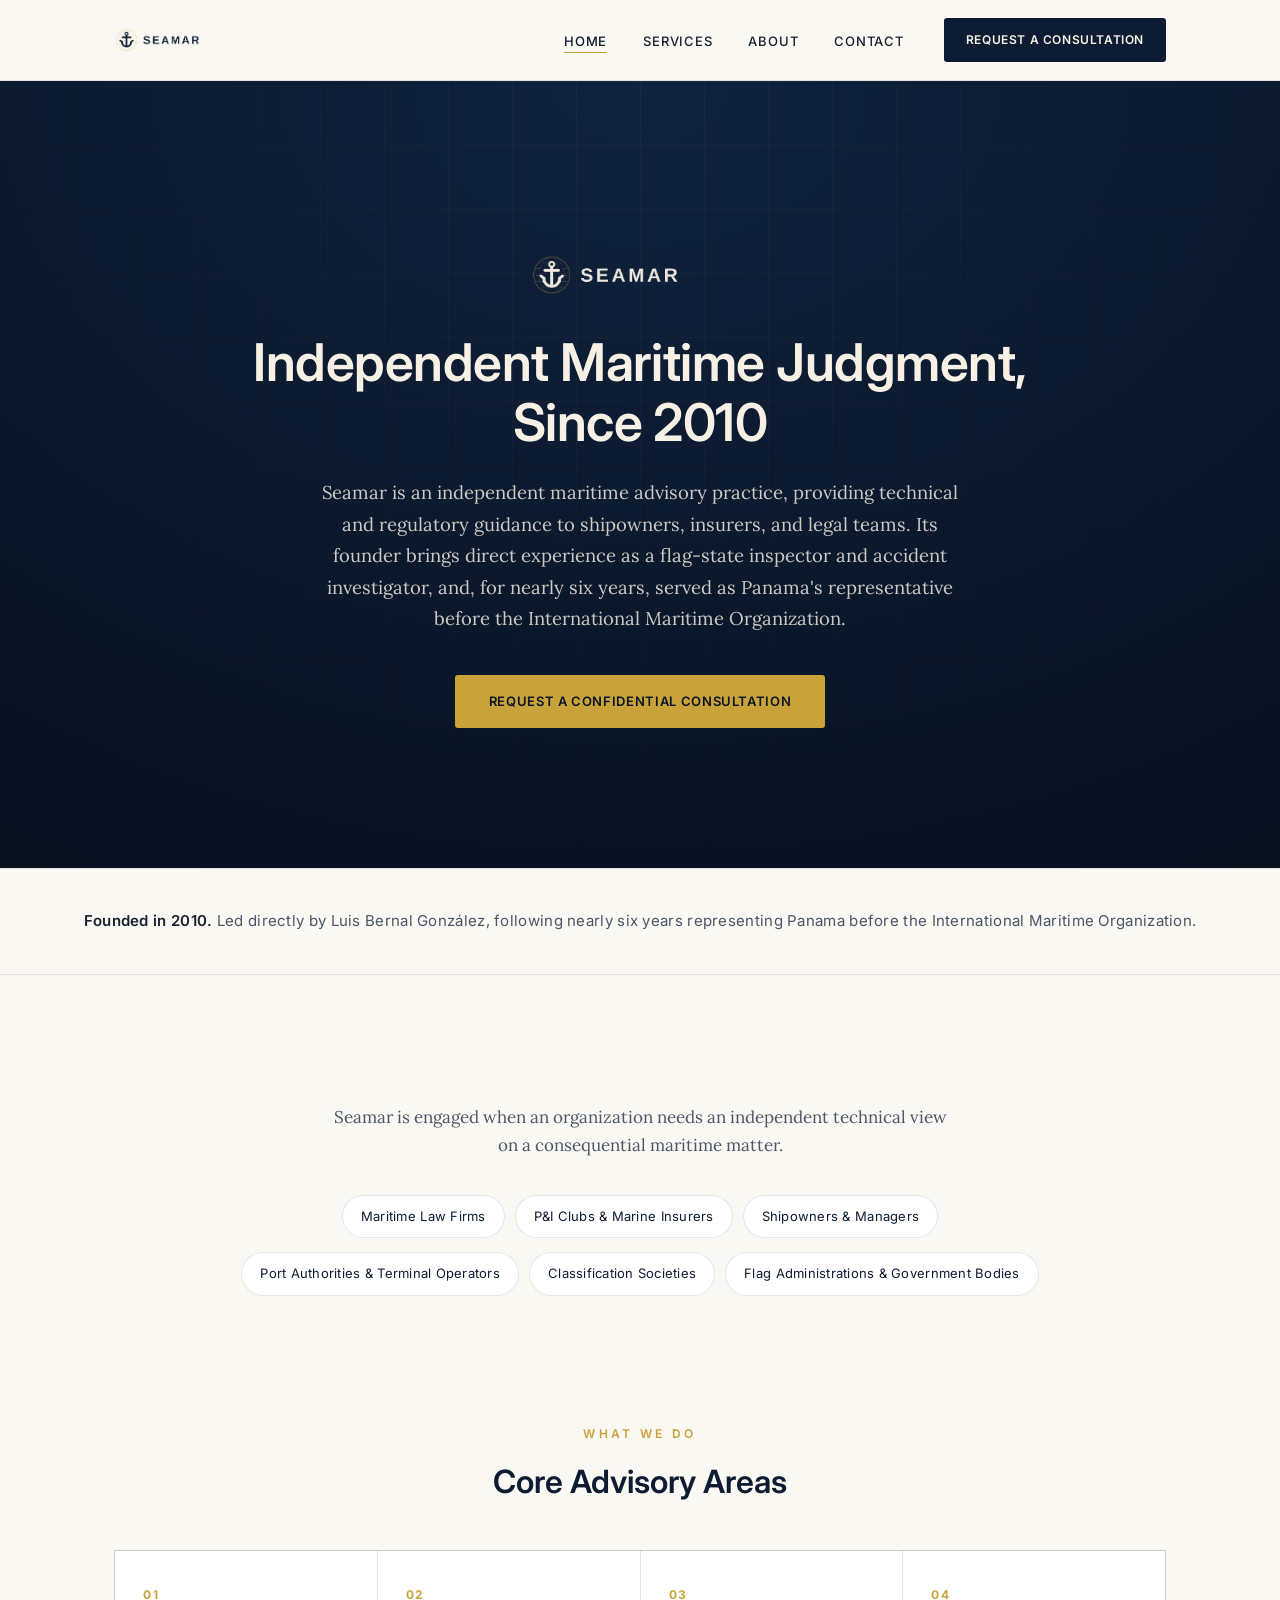
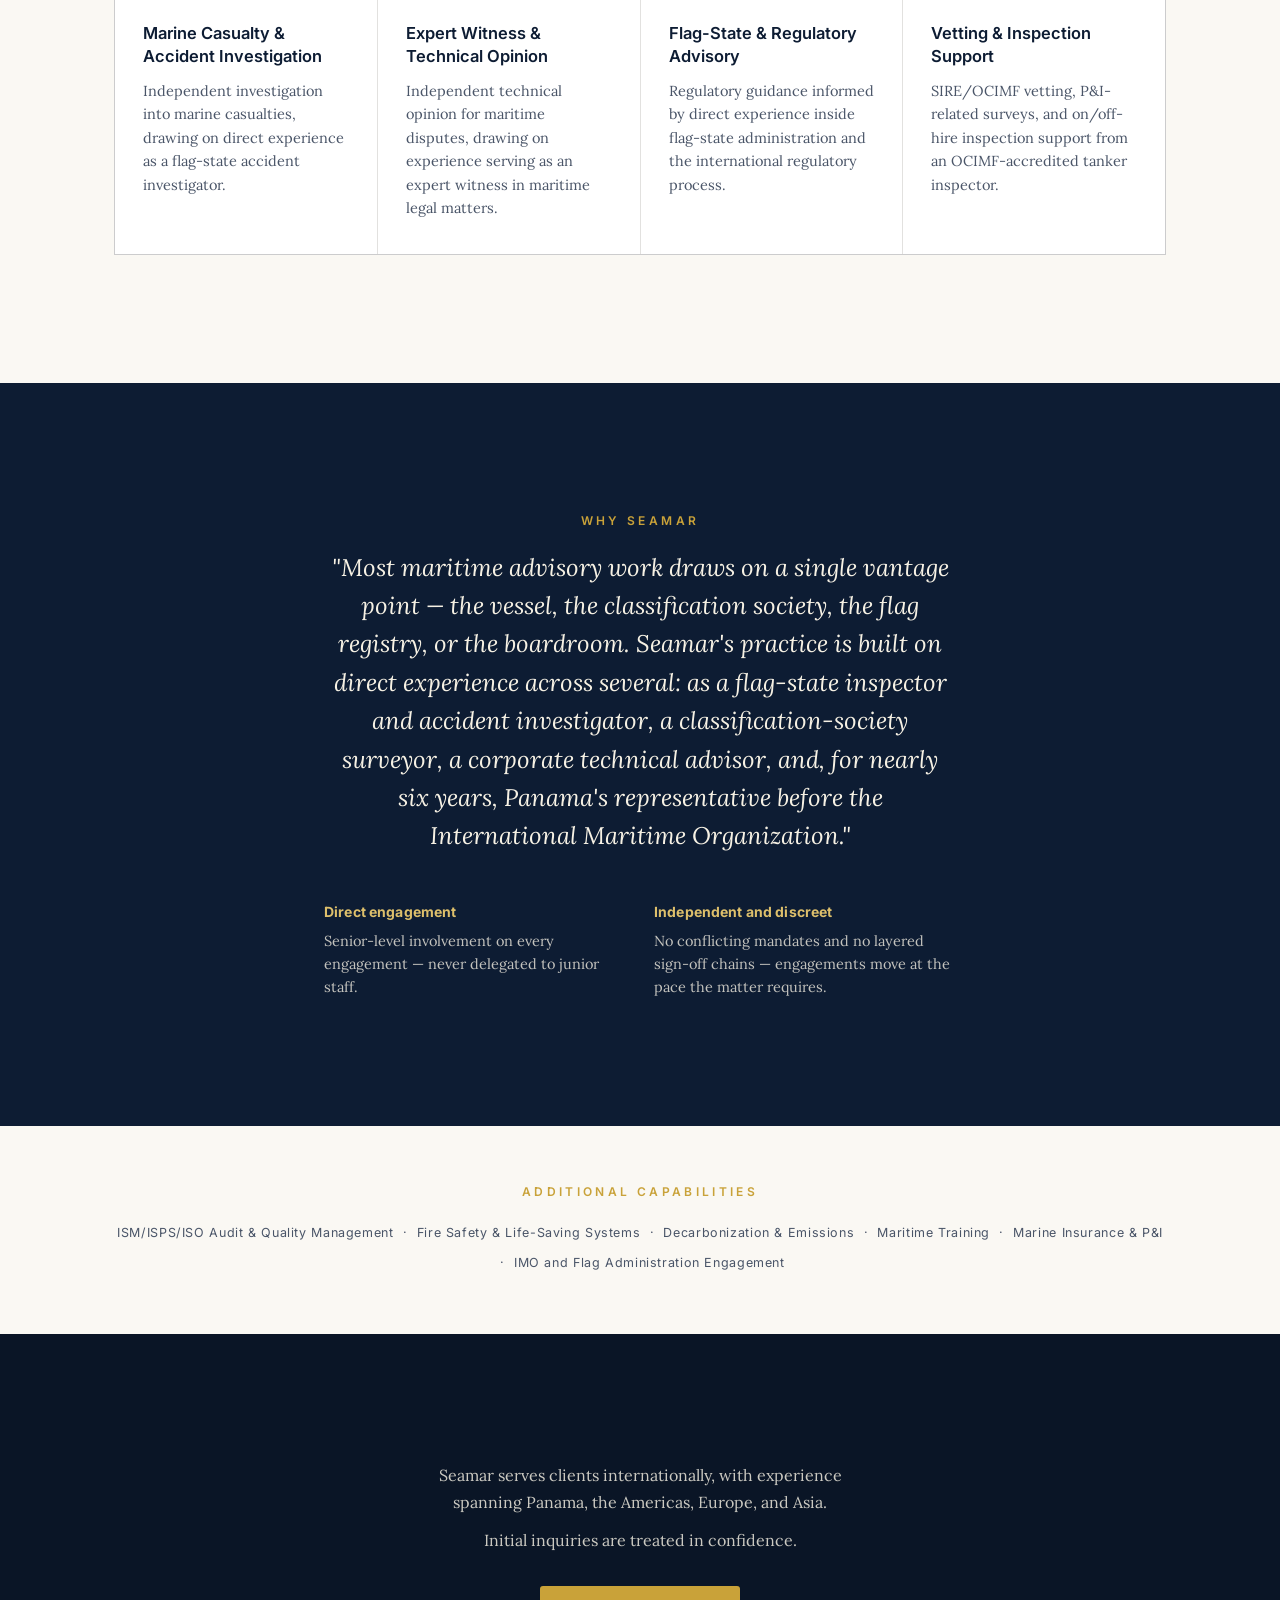
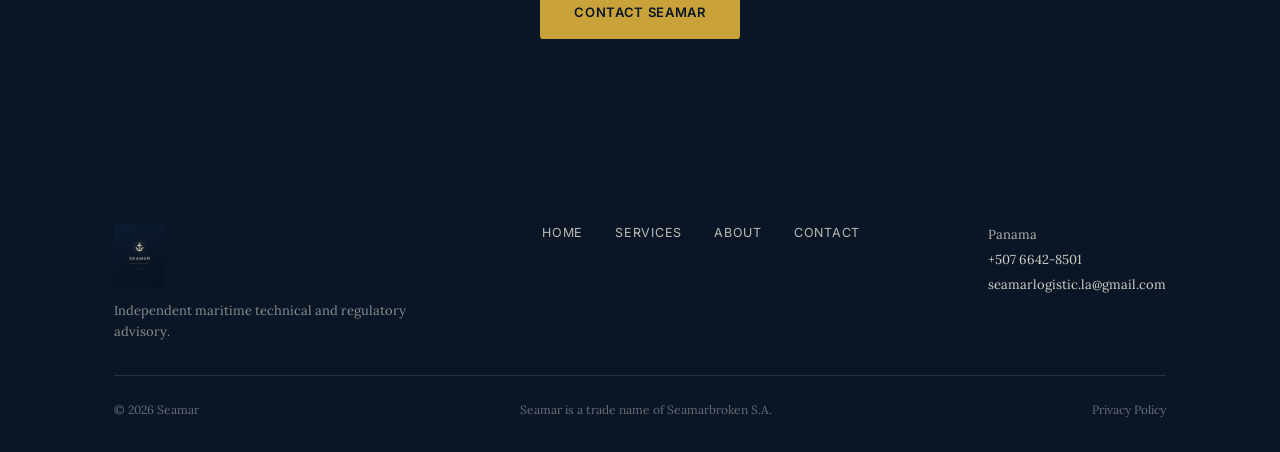
<file: index.html>
<!DOCTYPE html>
<html lang="en">
<head>
<meta charset="UTF-8">
<meta name="viewport" content="width=device-width, initial-scale=1.0">
<title>Seamar — Independent Maritime Technical &amp; Regulatory Advisory</title>
<meta name="description" content="Independent maritime advisory led by Luis Bernal González — casualty investigation, expert testimony, and regulatory guidance informed by flag-state and IMO experience.">
<meta property="og:type" content="website">
<meta property="og:site_name" content="Seamar">
<meta property="og:title" content="Seamar — Independent Maritime Technical &amp; Regulatory Advisory">
<meta property="og:description" content="Independent maritime advisory led by Luis Bernal González — casualty investigation, expert testimony, and regulatory guidance informed by flag-state and IMO experience.">
<meta property="og:url" content="https://website.seamarlogistic-la.workers.dev/">
<meta property="og:image" content="https://website.seamarlogistic-la.workers.dev/logo-navy.png">
<meta name="twitter:card" content="summary_large_image">
<meta name="twitter:title" content="Seamar — Independent Maritime Technical &amp; Regulatory Advisory">
<meta name="twitter:description" content="Independent maritime advisory led by Luis Bernal González — casualty investigation, expert testimony, and regulatory guidance informed by flag-state and IMO experience.">
<meta name="twitter:image" content="https://website.seamarlogistic-la.workers.dev/logo-navy.png">
<link rel="icon" href="favicon.png">
<link rel="preconnect" href="https://fonts.googleapis.com">
<link rel="preconnect" href="https://fonts.gstatic.com" crossorigin>
<link href="https://fonts.googleapis.com/css2?family=Inter:wght@500;600;700&family=Lora:ital,wght@0,400;0,500;1,400&display=swap" rel="stylesheet">
<link rel="stylesheet" href="style.css">
</head>
<body>

<header class="site-header">
  <div class="container site-header__inner">
    <a href="index.html" class="brand" aria-label="Seamar — Home">
      <img src="logo-navy.png" alt="Seamar">
    </a>
    <nav class="nav" aria-label="Primary">
      <ul class="nav__links">
        <li><a href="index.html" data-nav="index.html" aria-current="page">Home</a></li>
        <li><a href="services.html" data-nav="services.html">Services</a></li>
        <li><a href="about.html" data-nav="about.html">About</a></li>
        <li><a href="contact.html" data-nav="contact.html">Contact</a></li>
      </ul>
      <a href="contact.html" class="nav__cta">Request a Consultation</a>
      <button class="nav__toggle" aria-label="Toggle menu" aria-expanded="false">
        <span></span>
      </button>
    </nav>
  </div>
  <div class="nav-drawer">
    <div class="nav-drawer__links">
      <a href="index.html" data-nav="index.html">Home</a>
      <a href="services.html" data-nav="services.html">Services</a>
      <a href="about.html" data-nav="about.html">About</a>
      <a href="contact.html" data-nav="contact.html">Contact</a>
    </div>
    <a href="contact.html" class="btn btn-dark">Request a Consultation</a>
  </div>
</header>

<main>

  <!-- Hero -->
  <section class="hero">
    <div class="hero__content">
      <img class="hero__mark" src="logo-ivory.png" alt="">
      <h1>Independent Maritime Judgment, Since 2010</h1>
      <p class="hero__sub">Seamar is an independent maritime advisory practice, providing technical and regulatory guidance to shipowners, insurers, and legal teams. Its founder brings direct experience as a flag-state inspector and accident investigator, and, for nearly six years, served as Panama's representative before the International Maritime Organization.</p>
      <a href="contact.html" class="btn btn-gold">Request a Confidential Consultation</a>
    </div>
  </section>

  <!-- Founding line -->
  <div class="section--band">
    <p class="reveal"><strong>Founded in 2010.</strong> Led directly by Luis Bernal González, following nearly six years representing Panama before the International Maritime Organization.</p>
  </div>

  <!-- Who We Advise -->
  <section class="section section--off">
    <div class="container">
      <p class="advise__lead reveal">Seamar is engaged when an organization needs an independent technical view on a consequential maritime matter.</p>
      <ul class="advise__list reveal">
        <li>Maritime Law Firms</li>
        <li>P&amp;I Clubs &amp; Marine Insurers</li>
        <li>Shipowners &amp; Managers</li>
        <li>Port Authorities &amp; Terminal Operators</li>
        <li>Classification Societies</li>
        <li>Flag Administrations &amp; Government Bodies</li>
      </ul>
    </div>
  </section>

  <!-- Core Advisory Areas -->
  <section class="section section--off" style="padding-top:0;">
    <div class="container">
      <div class="section__head reveal">
        <span class="kicker">What We Do</span>
        <h2>Core Advisory Areas</h2>
      </div>
      <div class="grid-4 reveal">
        <a class="grid-4__card" href="services.html#casualty">
          <span class="grid-4__num">01</span>
          <h3>Marine Casualty &amp; Accident Investigation</h3>
          <p>Independent investigation into marine casualties, drawing on direct experience as a flag-state accident investigator.</p>
        </a>
        <a class="grid-4__card" href="services.html#expert-witness">
          <span class="grid-4__num">02</span>
          <h3>Expert Witness &amp; Technical Opinion</h3>
          <p>Independent technical opinion for maritime disputes, drawing on experience serving as an expert witness in maritime legal matters.</p>
        </a>
        <a class="grid-4__card" href="services.html#regulatory">
          <span class="grid-4__num">03</span>
          <h3>Flag-State &amp; Regulatory Advisory</h3>
          <p>Regulatory guidance informed by direct experience inside flag-state administration and the international regulatory process.</p>
        </a>
        <a class="grid-4__card" href="services.html#vetting">
          <span class="grid-4__num">04</span>
          <h3>Vetting &amp; Inspection Support</h3>
          <p>SIRE/OCIMF vetting, P&amp;I-related surveys, and on/off-hire inspection support from an OCIMF-accredited tanker inspector.</p>
        </a>
      </div>
    </div>
  </section>

  <!-- Why Seamar -->
  <section class="section section--navy">
    <div class="container why">
      <span class="kicker reveal">Why Seamar</span>
      <p class="why__quote reveal">"Most maritime advisory work draws on a single vantage point — the vessel, the classification society, the flag registry, or the boardroom. Seamar's practice is built on direct experience across several: as a flag-state inspector and accident investigator, a classification-society surveyor, a corporate technical advisor, and, for nearly six years, Panama's representative before the International Maritime Organization."</p>
      <ul class="why__points reveal">
        <li>
          <strong>Direct engagement</strong>
          <p>Senior-level involvement on every engagement — never delegated to junior staff.</p>
        </li>
        <li>
          <strong>Independent and discreet</strong>
          <p>No conflicting mandates and no layered sign-off chains — engagements move at the pace the matter requires.</p>
        </li>
      </ul>
    </div>
  </section>

  <!-- Additional Capabilities -->
  <section class="section section--off capstrip" style="padding-top:56px;padding-bottom:56px;">
    <div class="container">
      <span class="kicker reveal">Additional Capabilities</span>
      <p class="reveal">ISM/ISPS/ISO Audit &amp; Quality Management &nbsp;·&nbsp; Fire Safety &amp; Life-Saving Systems &nbsp;·&nbsp; Decarbonization &amp; Emissions &nbsp;·&nbsp; Maritime Training &nbsp;·&nbsp; Marine Insurance &amp; P&amp;I &nbsp;·&nbsp; IMO and Flag Administration Engagement</p>
    </div>
  </section>

  <!-- Closing CTA -->
  <section class="section section--ink">
    <div class="container closing reveal">
      <p>Seamar serves clients internationally, with experience spanning Panama, the Americas, Europe, and Asia.</p>
      <p>Initial inquiries are treated in confidence.</p>
      <a href="contact.html" class="btn btn-gold">Contact Seamar</a>
    </div>
  </section>

</main>

<footer class="site-footer">
  <div class="container">
    <div class="site-footer__top">
      <div class="site-footer__brand">
        <img src="logo-badge.png" alt="Seamar" style="height:64px;width:auto;">
        <p>Independent maritime technical and regulatory advisory.</p>
      </div>
      <nav class="site-footer__nav" aria-label="Footer">
        <a href="index.html">Home</a>
        <a href="services.html">Services</a>
        <a href="about.html">About</a>
        <a href="contact.html">Contact</a>
      </nav>
      <div class="site-footer__contact">
        <p>Panama<br>
        <a href="tel:+5076642-8501">+507 6642-8501</a><br>
        <a href="mailto:seamarlogistic.la@gmail.com">seamarlogistic.la@gmail.com</a></p>
      </div>
    </div>
    <div class="site-footer__bottom">
      <span>© <span id="year"></span> Seamar</span>
      <span>Seamar is a trade name of Seamarbroken S.A.</span>
      <span><a href="privacy-policy.html">Privacy Policy</a></span>
    </div>
  </div>
</footer>

<script>document.getElementById('year').textContent = new Date().getFullYear();</script>
<script src="main.js"></script>
</body>
</html>
</file>
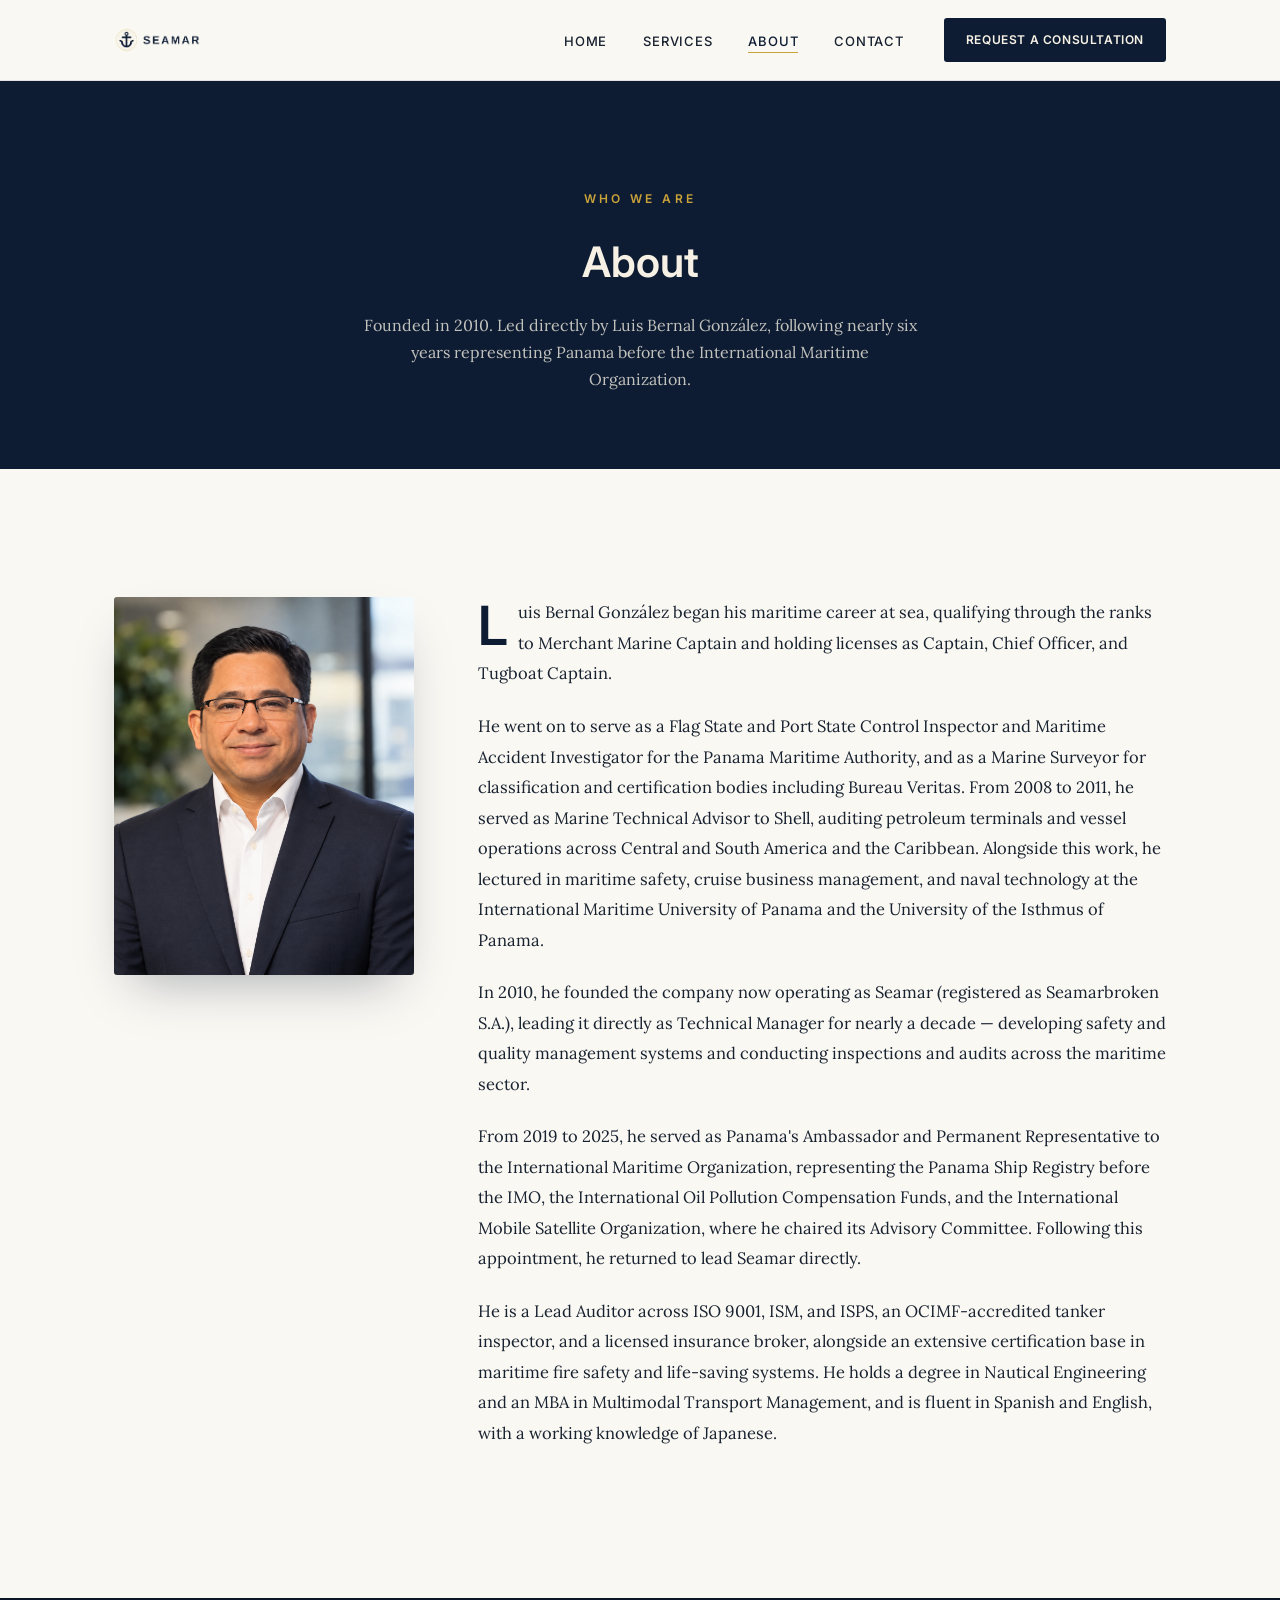
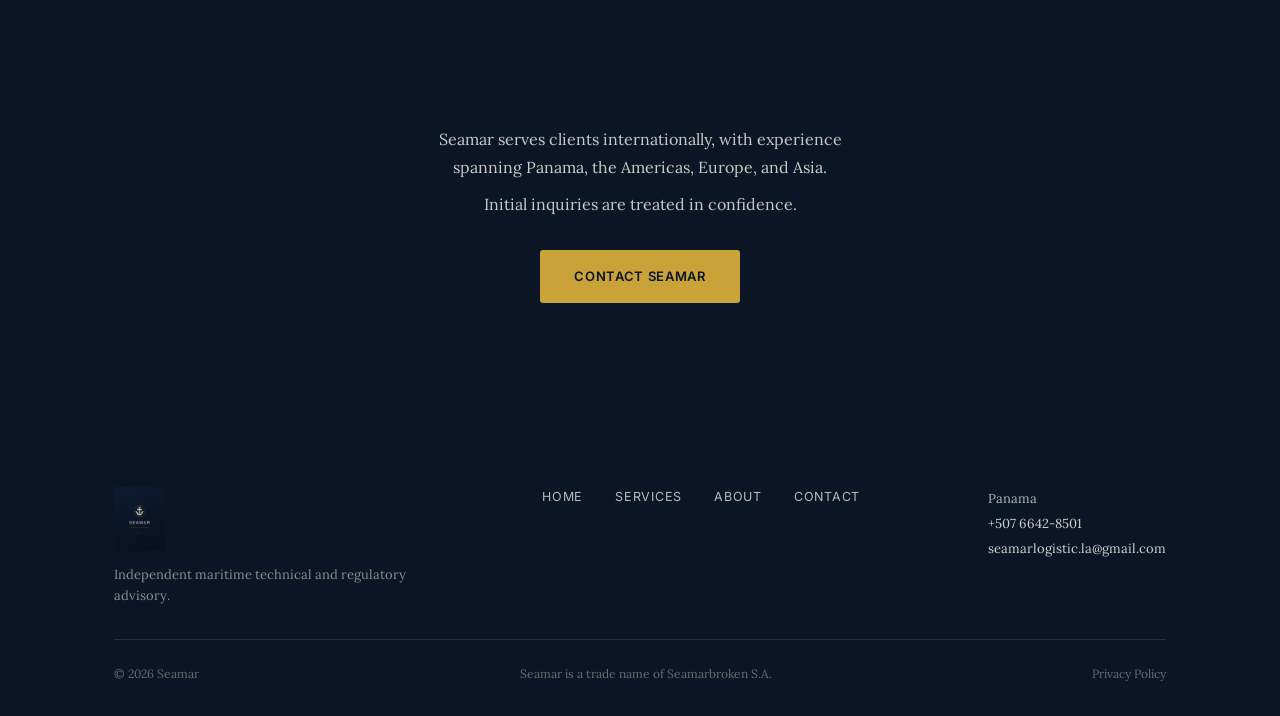
<file: about.html>
<!DOCTYPE html>
<html lang="en">
<head>
<meta charset="UTF-8">
<meta name="viewport" content="width=device-width, initial-scale=1.0">
<title>About — Seamar Maritime Advisory</title>
<meta name="description" content="About Luis Bernal González — Seamar. Merchant Marine Captain, flag-state accident investigator, and Panama's former Permanent Representative to the IMO.">
<meta property="og:type" content="website">
<meta property="og:site_name" content="Seamar">
<meta property="og:title" content="About — Seamar Maritime Advisory">
<meta property="og:description" content="About Luis Bernal González — Seamar. Merchant Marine Captain, flag-state accident investigator, and Panama's former Permanent Representative to the IMO.">
<meta property="og:url" content="https://website.seamarlogistic-la.workers.dev/about.html">
<meta property="og:image" content="https://website.seamarlogistic-la.workers.dev/logo-navy.png">
<meta name="twitter:card" content="summary_large_image">
<meta name="twitter:title" content="About — Seamar Maritime Advisory">
<meta name="twitter:description" content="About Luis Bernal González — Seamar. Merchant Marine Captain, flag-state accident investigator, and Panama's former Permanent Representative to the IMO.">
<meta name="twitter:image" content="https://website.seamarlogistic-la.workers.dev/logo-navy.png">
<link rel="icon" href="favicon.png">
<link rel="preconnect" href="https://fonts.googleapis.com">
<link rel="preconnect" href="https://fonts.gstatic.com" crossorigin>
<link href="https://fonts.googleapis.com/css2?family=Inter:wght@500;600;700&family=Lora:ital,wght@0,400;0,500;1,400&display=swap" rel="stylesheet">
<link rel="stylesheet" href="style.css">
</head>
<body>

<header class="site-header">
  <div class="container site-header__inner">
    <a href="index.html" class="brand" aria-label="Seamar — Home">
      <img src="logo-navy.png" alt="Seamar">
    </a>
    <nav class="nav" aria-label="Primary">
      <ul class="nav__links">
        <li><a href="index.html" data-nav="index.html">Home</a></li>
        <li><a href="services.html" data-nav="services.html">Services</a></li>
        <li><a href="about.html" data-nav="about.html" aria-current="page">About</a></li>
        <li><a href="contact.html" data-nav="contact.html">Contact</a></li>
      </ul>
      <a href="contact.html" class="nav__cta">Request a Consultation</a>
      <button class="nav__toggle" aria-label="Toggle menu" aria-expanded="false">
        <span></span>
      </button>
    </nav>
  </div>
  <div class="nav-drawer">
    <div class="nav-drawer__links">
      <a href="index.html" data-nav="index.html">Home</a>
      <a href="services.html" data-nav="services.html">Services</a>
      <a href="about.html" data-nav="about.html">About</a>
      <a href="contact.html" data-nav="contact.html">Contact</a>
    </div>
    <a href="contact.html" class="btn btn-dark">Request a Consultation</a>
  </div>
</header>

<main>

  <!-- Page hero -->
  <section class="page-hero">
    <div class="container">
      <span class="kicker">Who We Are</span>
      <h1>About</h1>
      <p>Founded in 2010. Led directly by Luis Bernal González, following nearly six years representing Panama before the International Maritime Organization.</p>
    </div>
  </section>

  <!-- Bio -->
  <section class="section section--off">
    <div class="container about-layout">
      <div class="about-portrait reveal">
        <img src="luis-portrait.jpg" alt="Luis Bernal González, founder of Seamar">
      </div>
      <div class="about-copy reveal">
        <p>Luis Bernal González began his maritime career at sea, qualifying through the ranks to Merchant Marine Captain and holding licenses as Captain, Chief Officer, and Tugboat Captain.</p>
        <p>He went on to serve as a Flag State and Port State Control Inspector and Maritime Accident Investigator for the Panama Maritime Authority, and as a Marine Surveyor for classification and certification bodies including Bureau Veritas. From 2008 to 2011, he served as Marine Technical Advisor to Shell, auditing petroleum terminals and vessel operations across Central and South America and the Caribbean. Alongside this work, he lectured in maritime safety, cruise business management, and naval technology at the International Maritime University of Panama and the University of the Isthmus of Panama.</p>
        <p>In 2010, he founded the company now operating as Seamar (registered as Seamarbroken S.A.), leading it directly as Technical Manager for nearly a decade — developing safety and quality management systems and conducting inspections and audits across the maritime sector.</p>
        <p>From 2019 to 2025, he served as Panama's Ambassador and Permanent Representative to the International Maritime Organization, representing the Panama Ship Registry before the IMO, the International Oil Pollution Compensation Funds, and the International Mobile Satellite Organization, where he chaired its Advisory Committee. Following this appointment, he returned to lead Seamar directly.</p>
        <p>He is a Lead Auditor across ISO 9001, ISM, and ISPS, an OCIMF-accredited tanker inspector, and a licensed insurance broker, alongside an extensive certification base in maritime fire safety and life-saving systems. He holds a degree in Nautical Engineering and an MBA in Multimodal Transport Management, and is fluent in Spanish and English, with a working knowledge of Japanese.</p>
      </div>
    </div>
  </section>

  <!-- Closing CTA -->
  <section class="section section--ink">
    <div class="container closing reveal">
      <p>Seamar serves clients internationally, with experience spanning Panama, the Americas, Europe, and Asia.</p>
      <p>Initial inquiries are treated in confidence.</p>
      <a href="contact.html" class="btn btn-gold">Contact Seamar</a>
    </div>
  </section>

</main>

<footer class="site-footer">
  <div class="container">
    <div class="site-footer__top">
      <div class="site-footer__brand">
        <img src="logo-badge.png" alt="Seamar" style="height:64px;width:auto;">
        <p>Independent maritime technical and regulatory advisory.</p>
      </div>
      <nav class="site-footer__nav" aria-label="Footer">
        <a href="index.html">Home</a>
        <a href="services.html">Services</a>
        <a href="about.html">About</a>
        <a href="contact.html">Contact</a>
      </nav>
      <div class="site-footer__contact">
        <p>Panama<br>
        <a href="tel:+5076642-8501">+507 6642-8501</a><br>
        <a href="mailto:seamarlogistic.la@gmail.com">seamarlogistic.la@gmail.com</a></p>
      </div>
    </div>
    <div class="site-footer__bottom">
      <span>© <span id="year"></span> Seamar</span>
      <span>Seamar is a trade name of Seamarbroken S.A.</span>
      <span><a href="privacy-policy.html">Privacy Policy</a></span>
    </div>
  </div>
</footer>

<script>document.getElementById('year').textContent = new Date().getFullYear();</script>
<script src="main.js"></script>
</body>
</html>
</file>
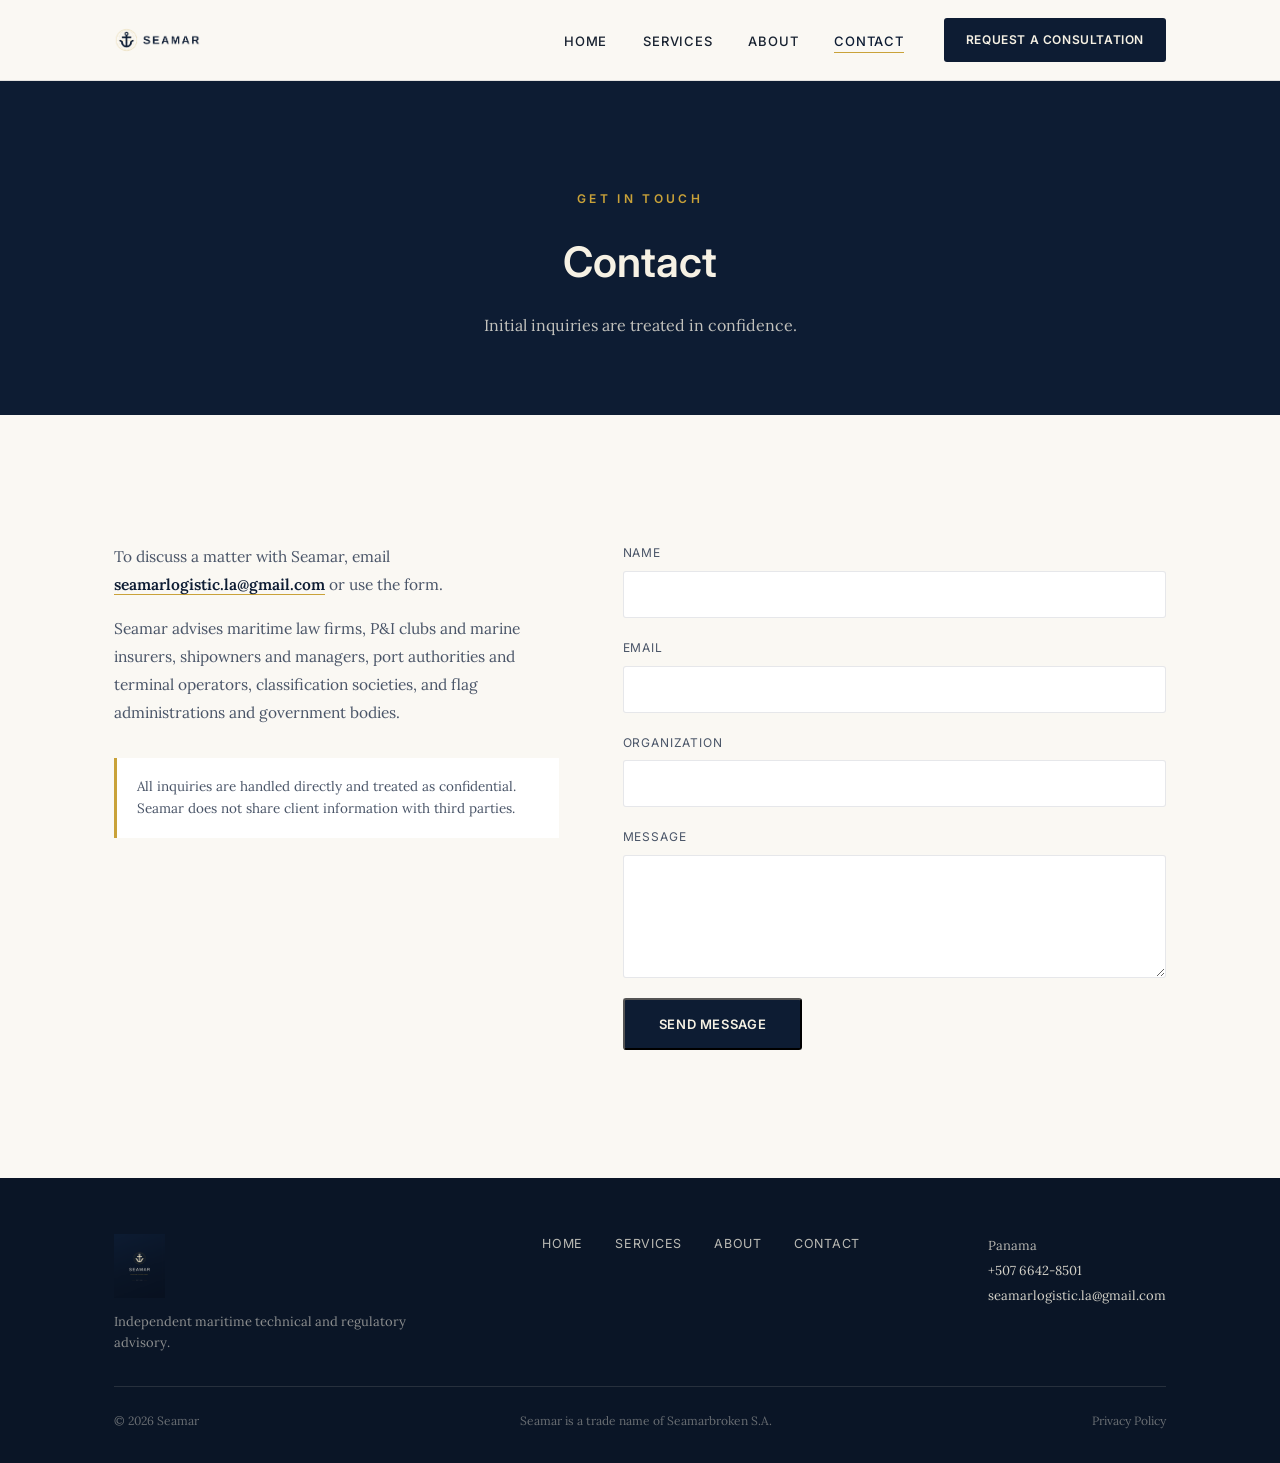
<file: contact.html>
<!DOCTYPE html>
<html lang="en">
<head>
<meta charset="UTF-8">
<meta name="viewport" content="width=device-width, initial-scale=1.0">
<title>Contact — Seamar Maritime Advisory</title>
<meta name="description" content="Contact Seamar for an independent, confidential maritime technical or regulatory consultation.">
<meta property="og:type" content="website">
<meta property="og:site_name" content="Seamar">
<meta property="og:title" content="Contact — Seamar Maritime Advisory">
<meta property="og:description" content="Contact Seamar for an independent, confidential maritime technical or regulatory consultation.">
<meta property="og:url" content="https://website.seamarlogistic-la.workers.dev/contact.html">
<meta property="og:image" content="https://website.seamarlogistic-la.workers.dev/logo-navy.png">
<meta name="twitter:card" content="summary_large_image">
<meta name="twitter:title" content="Contact — Seamar Maritime Advisory">
<meta name="twitter:description" content="Contact Seamar for an independent, confidential maritime technical or regulatory consultation.">
<meta name="twitter:image" content="https://website.seamarlogistic-la.workers.dev/logo-navy.png">
<link rel="icon" href="favicon.png">
<link rel="preconnect" href="https://fonts.googleapis.com">
<link rel="preconnect" href="https://fonts.gstatic.com" crossorigin>
<link href="https://fonts.googleapis.com/css2?family=Inter:wght@500;600;700&family=Lora:ital,wght@0,400;0,500;1,400&display=swap" rel="stylesheet">
<link rel="stylesheet" href="style.css">
</head>
<body>

<header class="site-header">
  <div class="container site-header__inner">
    <a href="index.html" class="brand" aria-label="Seamar — Home">
      <img src="logo-navy.png" alt="Seamar">
    </a>
    <nav class="nav" aria-label="Primary">
      <ul class="nav__links">
        <li><a href="index.html" data-nav="index.html">Home</a></li>
        <li><a href="services.html" data-nav="services.html">Services</a></li>
        <li><a href="about.html" data-nav="about.html">About</a></li>
        <li><a href="contact.html" data-nav="contact.html" aria-current="page">Contact</a></li>
      </ul>
      <a href="contact.html" class="nav__cta">Request a Consultation</a>
      <button class="nav__toggle" aria-label="Toggle menu" aria-expanded="false">
        <span></span>
      </button>
    </nav>
  </div>
  <div class="nav-drawer">
    <div class="nav-drawer__links">
      <a href="index.html" data-nav="index.html">Home</a>
      <a href="services.html" data-nav="services.html">Services</a>
      <a href="about.html" data-nav="about.html">About</a>
      <a href="contact.html" data-nav="contact.html">Contact</a>
    </div>
    <a href="contact.html" class="btn btn-dark">Request a Consultation</a>
  </div>
</header>

<main>

  <!-- Page hero -->
  <section class="page-hero">
    <div class="container">
      <span class="kicker">Get In Touch</span>
      <h1>Contact</h1>
      <p>Initial inquiries are treated in confidence.</p>
    </div>
  </section>

  <!-- Contact layout -->
  <section class="section section--off">
    <div class="container contact-layout">
      <div class="contact-info reveal">
        <p>To discuss a matter with Seamar, email <a href="mailto:seamarlogistic.la@gmail.com">seamarlogistic.la@gmail.com</a> or use the form.</p>
        <p>Seamar advises maritime law firms, P&amp;I clubs and marine insurers, shipowners and managers, port authorities and terminal operators, classification societies, and flag administrations and government bodies.</p>
        <div class="contact-note">
          All inquiries are handled directly and treated as confidential. Seamar does not share client information with third parties.
        </div>
      </div>

      <form class="form" id="contact-form" action="https://formsubmit.co/seamarlogistic.la@gmail.com" method="POST">
        <!-- FormSubmit.co: a free form-to-email relay, no account or signup needed —
             it just delivers submissions to the address in the action URL above.
             IMPORTANT ONE-TIME STEP: the first time this form is submitted (for real,
             from the live site — a test submission works fine for this), FormSubmit
             emails seamarlogistic.la@gmail.com a confirmation link that must be
             clicked to activate delivery. Until that's clicked, submissions are
             silently dropped. Do this right after the site goes live. -->
        <input type="hidden" name="_subject" value="New inquiry — Seamar website">
        <input type="hidden" name="_template" value="table">
        <input type="hidden" name="_captcha" value="false">
        <input type="hidden" name="_next" value="https://website.seamarlogistic-la.workers.dev/thank-you.html">
        <!-- Honeypot spam trap: real visitors never see or fill this field (hidden
             below), so FormSubmit silently discards any submission where it's filled. -->
        <input type="text" name="_honey" style="display:none" tabindex="-1" autocomplete="off">

        <div class="form-row">
          <label for="name">Name</label>
          <input type="text" id="name" name="name" required>
        </div>
        <div class="form-row">
          <label for="email">Email</label>
          <input type="email" id="email" name="email" required>
        </div>
        <div class="form-row">
          <label for="organization">Organization</label>
          <input type="text" id="organization" name="organization">
        </div>
        <div class="form-row">
          <label for="message">Message</label>
          <textarea id="message" name="message" rows="5" required></textarea>
        </div>
        <button type="submit" class="btn btn-dark" style="justify-self:start;">Send Message</button>
      </form>
    </div>
  </section>

</main>

<footer class="site-footer">
  <div class="container">
    <div class="site-footer__top">
      <div class="site-footer__brand">
        <img src="logo-badge.png" alt="Seamar" style="height:64px;width:auto;">
        <p>Independent maritime technical and regulatory advisory.</p>
      </div>
      <nav class="site-footer__nav" aria-label="Footer">
        <a href="index.html">Home</a>
        <a href="services.html">Services</a>
        <a href="about.html">About</a>
        <a href="contact.html">Contact</a>
      </nav>
      <div class="site-footer__contact">
        <p>Panama<br>
        <a href="tel:+5076642-8501">+507 6642-8501</a><br>
        <a href="mailto:seamarlogistic.la@gmail.com">seamarlogistic.la@gmail.com</a></p>
      </div>
    </div>
    <div class="site-footer__bottom">
      <span>© <span id="year"></span> Seamar</span>
      <span>Seamar is a trade name of Seamarbroken S.A.</span>
      <span><a href="privacy-policy.html">Privacy Policy</a></span>
    </div>
  </div>
</footer>

<script>document.getElementById('year').textContent = new Date().getFullYear();</script>
<script src="main.js"></script>
</body>
</html>
</file>
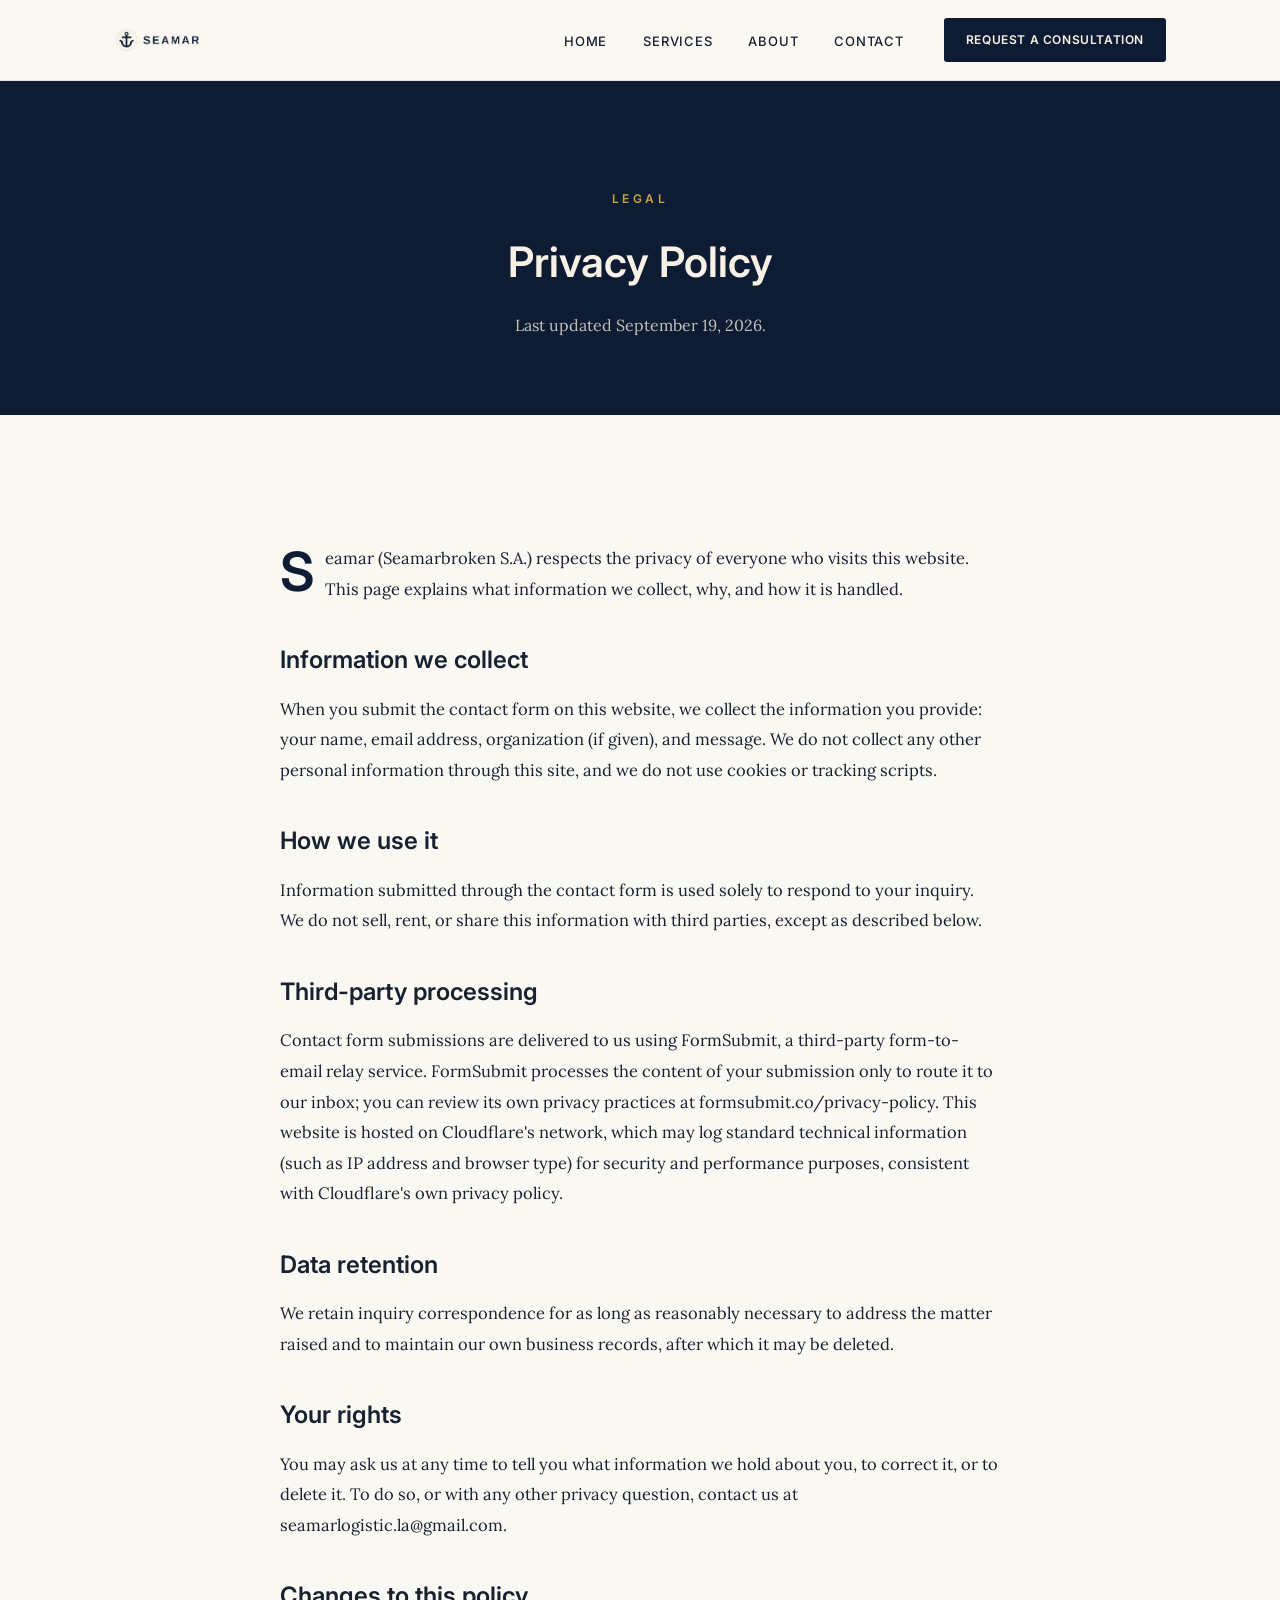
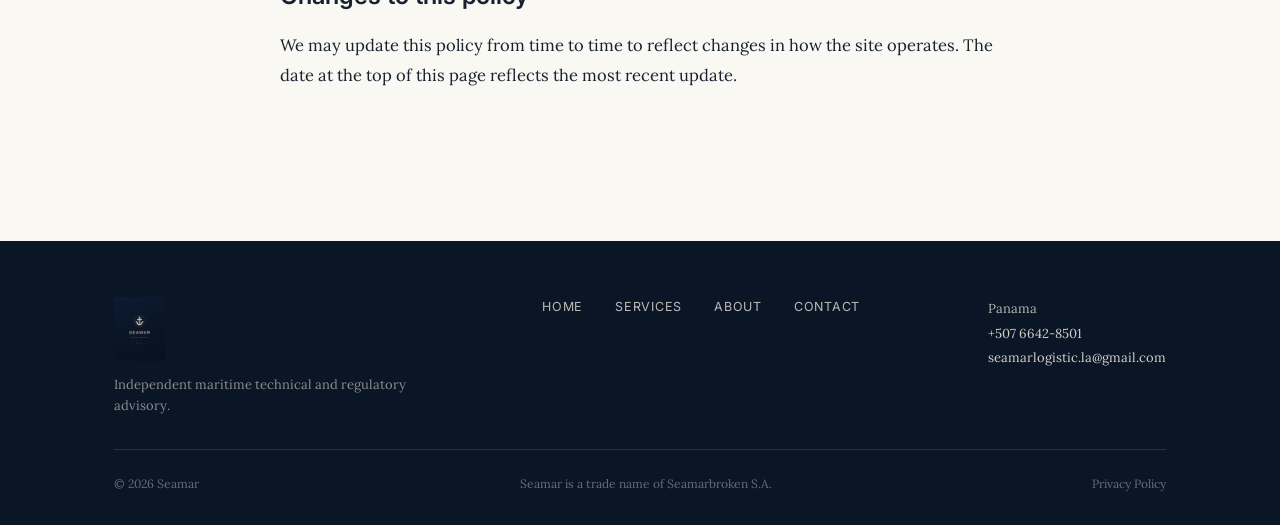
<file: privacy-policy.html>
<!DOCTYPE html>
<html lang="en">
<head>
<meta charset="UTF-8">
<meta name="viewport" content="width=device-width, initial-scale=1.0">
<title>Privacy Policy — Seamar Maritime Advisory</title>
<meta name="description" content="How Seamar collects, uses, and protects information submitted through this website.">
<link rel="icon" href="favicon.png">
<link rel="preconnect" href="https://fonts.googleapis.com">
<link rel="preconnect" href="https://fonts.gstatic.com" crossorigin>
<link href="https://fonts.googleapis.com/css2?family=Inter:wght@500;600;700&family=Lora:ital,wght@0,400;0,500;1,400&display=swap" rel="stylesheet">
<link rel="stylesheet" href="style.css">
<meta property="og:type" content="website">
<meta property="og:site_name" content="Seamar">
<meta property="og:title" content="Privacy Policy — Seamar Maritime Advisory">
<meta property="og:description" content="How Seamar collects, uses, and protects information submitted through this website.">
<meta property="og:url" content="https://website.seamarlogistic-la.workers.dev/privacy-policy.html">
<meta property="og:image" content="https://website.seamarlogistic-la.workers.dev/logo-navy.png">
<meta name="twitter:card" content="summary_large_image">
<meta name="twitter:title" content="Privacy Policy — Seamar Maritime Advisory">
<meta name="twitter:description" content="How Seamar collects, uses, and protects information submitted through this website.">
<meta name="twitter:image" content="https://website.seamarlogistic-la.workers.dev/logo-navy.png">
</head>
<body>

<header class="site-header">
  <div class="container site-header__inner">
    <a href="index.html" class="brand" aria-label="Seamar — Home">
      <img src="logo-navy.png" alt="Seamar">
    </a>
    <nav class="nav" aria-label="Primary">
      <ul class="nav__links">
        <li><a href="index.html" data-nav="index.html">Home</a></li>
        <li><a href="services.html" data-nav="services.html">Services</a></li>
        <li><a href="about.html" data-nav="about.html">About</a></li>
        <li><a href="contact.html" data-nav="contact.html">Contact</a></li>
      </ul>
      <a href="contact.html" class="nav__cta">Request a Consultation</a>
      <button class="nav__toggle" aria-label="Toggle menu" aria-expanded="false">
        <span></span>
      </button>
    </nav>
  </div>
  <div class="nav-drawer">
    <div class="nav-drawer__links">
      <a href="index.html" data-nav="index.html">Home</a>
      <a href="services.html" data-nav="services.html">Services</a>
      <a href="about.html" data-nav="about.html">About</a>
      <a href="contact.html" data-nav="contact.html">Contact</a>
    </div>
    <a href="contact.html" class="btn btn-dark">Request a Consultation</a>
  </div>
</header>

<main>

  <!-- Page hero -->
  <section class="page-hero">
    <div class="container">
      <span class="kicker">Legal</span>
      <h1>Privacy Policy</h1>
      <p>Last updated September 19, 2026.</p>
    </div>
  </section>

  <!-- Policy content -->
  <section class="section section--off">
    <div class="container">
      <div class="about-copy" style="max-width:720px;margin:0 auto;">
        <p>Seamar (Seamarbroken S.A.) respects the privacy of everyone who visits this website. This page explains what information we collect, why, and how it is handled.</p>

        <h2 style="margin-top:36px;margin-bottom:14px;">Information we collect</h2>
        <p>When you submit the contact form on this website, we collect the information you provide: your name, email address, organization (if given), and message. We do not collect any other personal information through this site, and we do not use cookies or tracking scripts.</p>

        <h2 style="margin-top:36px;margin-bottom:14px;">How we use it</h2>
        <p>Information submitted through the contact form is used solely to respond to your inquiry. We do not sell, rent, or share this information with third parties, except as described below.</p>

        <h2 style="margin-top:36px;margin-bottom:14px;">Third-party processing</h2>
        <p>Contact form submissions are delivered to us using FormSubmit, a third-party form-to-email relay service. FormSubmit processes the content of your submission only to route it to our inbox; you can review its own privacy practices at <a href="https://formsubmit.co/privacy-policy">formsubmit.co/privacy-policy</a>. This website is hosted on Cloudflare's network, which may log standard technical information (such as IP address and browser type) for security and performance purposes, consistent with Cloudflare's own privacy policy.</p>

        <h2 style="margin-top:36px;margin-bottom:14px;">Data retention</h2>
        <p>We retain inquiry correspondence for as long as reasonably necessary to address the matter raised and to maintain our own business records, after which it may be deleted.</p>

        <h2 style="margin-top:36px;margin-bottom:14px;">Your rights</h2>
        <p>You may ask us at any time to tell you what information we hold about you, to correct it, or to delete it. To do so, or with any other privacy question, contact us at <a href="mailto:seamarlogistic.la@gmail.com">seamarlogistic.la@gmail.com</a>.</p>

        <h2 style="margin-top:36px;margin-bottom:14px;">Changes to this policy</h2>
        <p>We may update this policy from time to time to reflect changes in how the site operates. The date at the top of this page reflects the most recent update.</p>
      </div>
    </div>
  </section>

</main>

<footer class="site-footer">
  <div class="container">
    <div class="site-footer__top">
      <div class="site-footer__brand">
        <img src="logo-badge.png" alt="Seamar" style="height:64px;width:auto;">
        <p>Independent maritime technical and regulatory advisory.</p>
      </div>
      <nav class="site-footer__nav" aria-label="Footer">
        <a href="index.html">Home</a>
        <a href="services.html">Services</a>
        <a href="about.html">About</a>
        <a href="contact.html">Contact</a>
      </nav>
      <div class="site-footer__contact">
        <p>Panama<br>
        <a href="tel:+5076642-8501">+507 6642-8501</a><br>
        <a href="mailto:seamarlogistic.la@gmail.com">seamarlogistic.la@gmail.com</a></p>
      </div>
    </div>
    <div class="site-footer__bottom">
      <span>© <span id="year"></span> Seamar</span>
      <span>Seamar is a trade name of Seamarbroken S.A.</span>
      <span><a href="privacy-policy.html">Privacy Policy</a></span>
    </div>
  </div>
</footer>

<script>document.getElementById('year').textContent = new Date().getFullYear();</script>
<script src="main.js"></script>
</body>
</html>
</file>
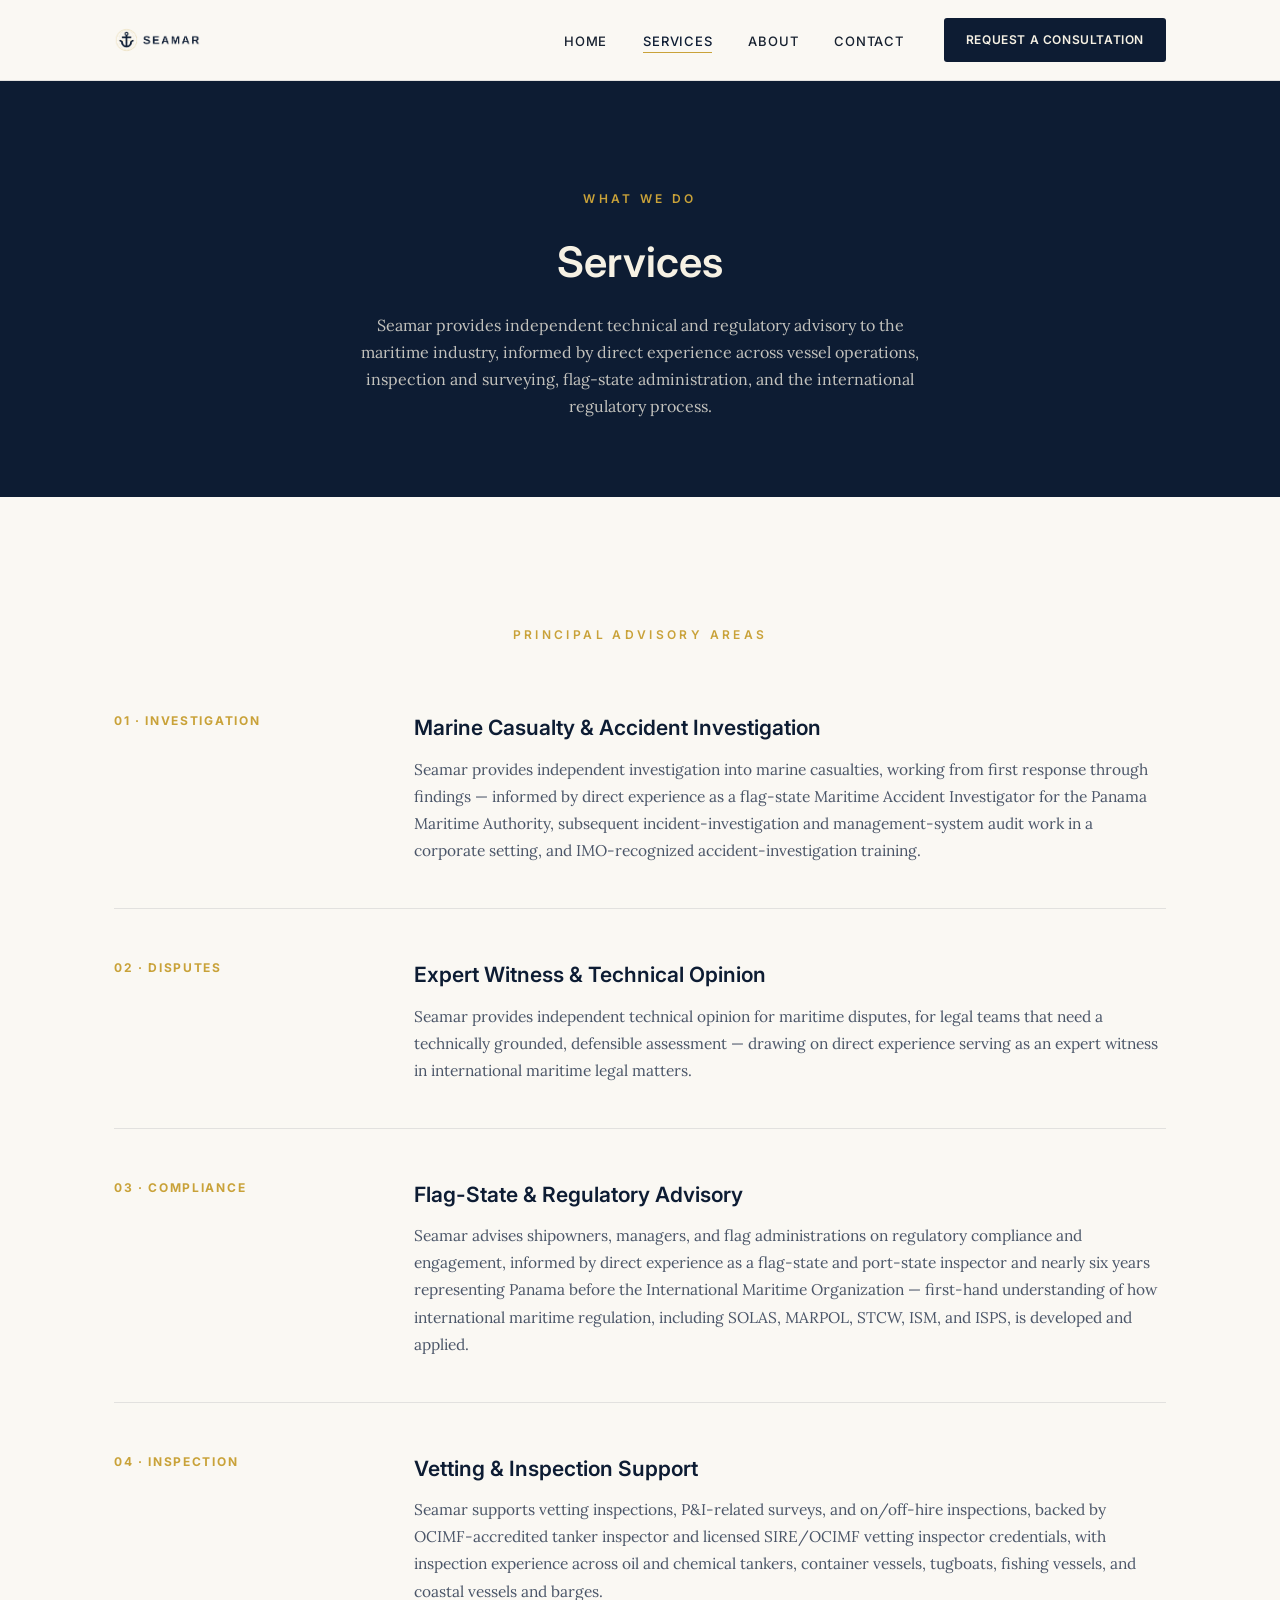
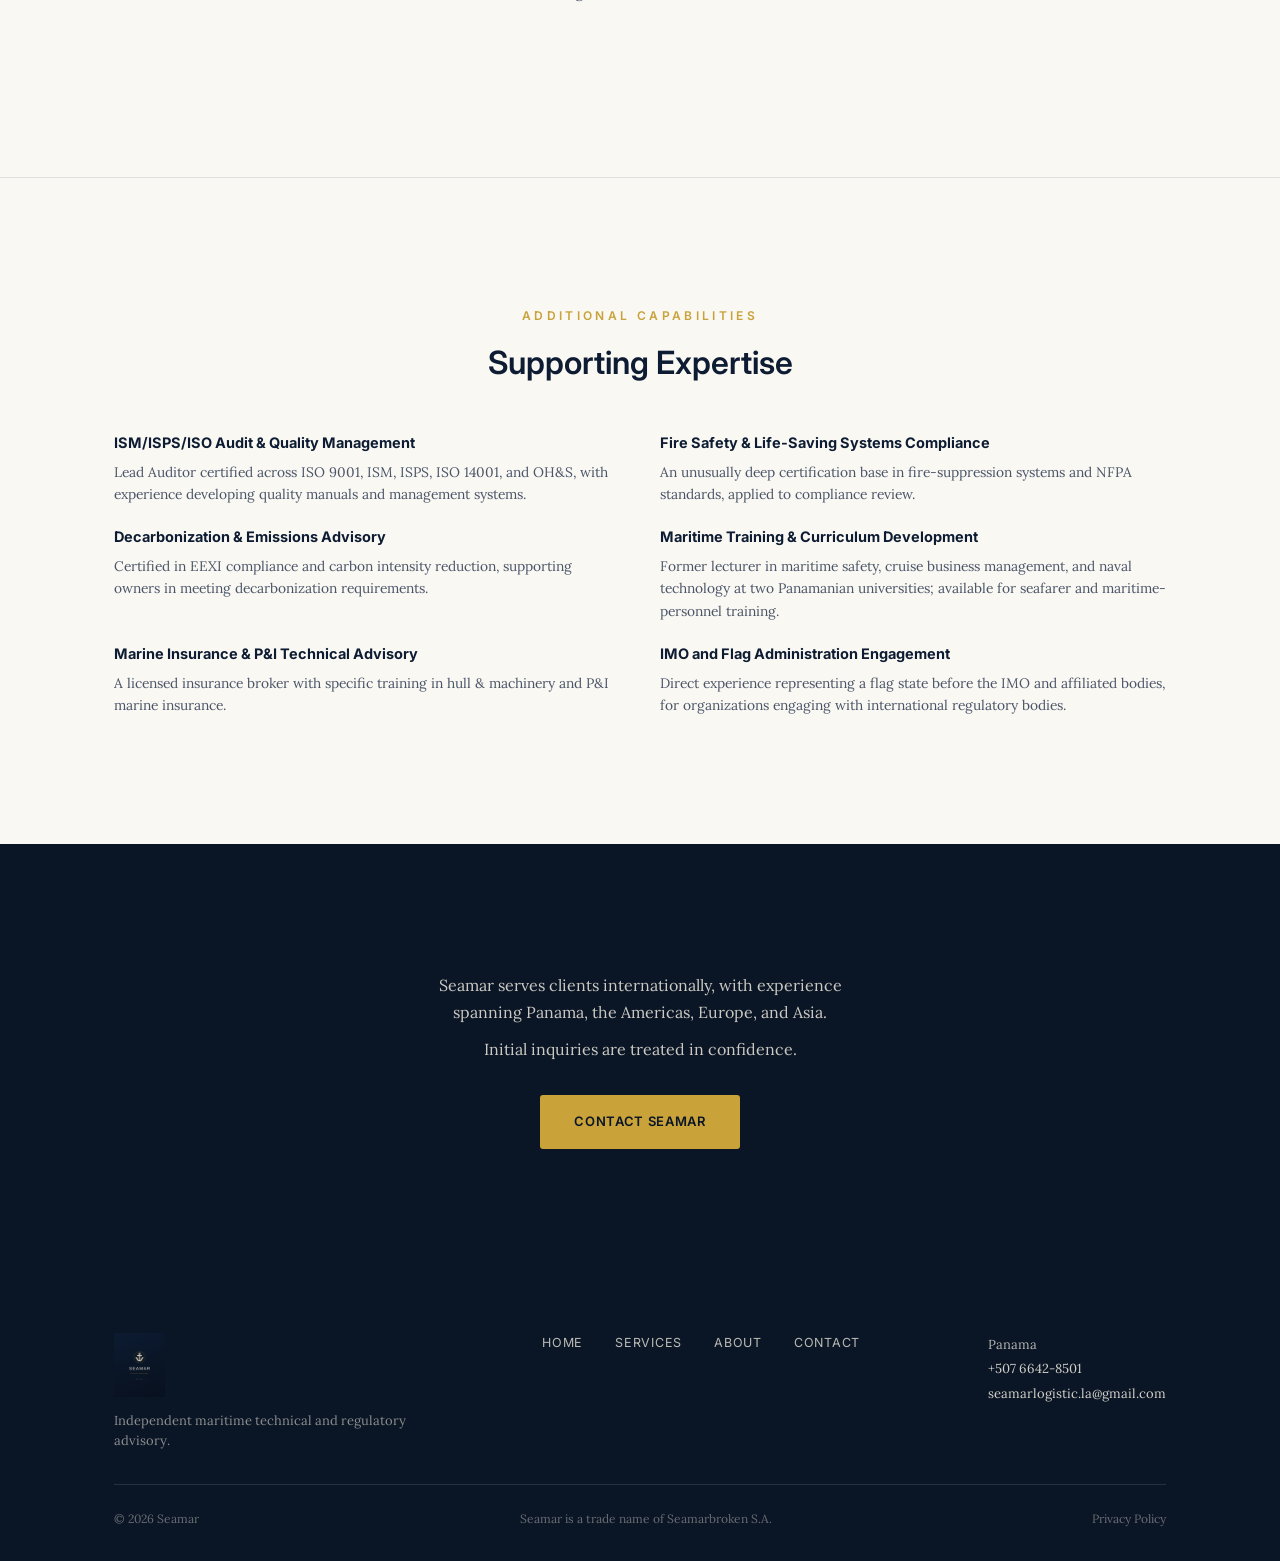
<file: services.html>
<!DOCTYPE html>
<html lang="en">
<head>
<meta charset="UTF-8">
<meta name="viewport" content="width=device-width, initial-scale=1.0">
<title>Services — Seamar Maritime Advisory</title>
<meta name="description" content="Marine casualty and accident investigation, expert witness testimony, flag-state and regulatory advisory, and vetting and inspection support from Seamar.">
<meta property="og:type" content="website">
<meta property="og:site_name" content="Seamar">
<meta property="og:title" content="Services — Seamar Maritime Advisory">
<meta property="og:description" content="Marine casualty and accident investigation, expert witness testimony, flag-state and regulatory advisory, and vetting and inspection support from Seamar.">
<meta property="og:url" content="https://website.seamarlogistic-la.workers.dev/services.html">
<meta property="og:image" content="https://website.seamarlogistic-la.workers.dev/logo-navy.png">
<meta name="twitter:card" content="summary_large_image">
<meta name="twitter:title" content="Services — Seamar Maritime Advisory">
<meta name="twitter:description" content="Marine casualty and accident investigation, expert witness testimony, flag-state and regulatory advisory, and vetting and inspection support from Seamar.">
<meta name="twitter:image" content="https://website.seamarlogistic-la.workers.dev/logo-navy.png">
<link rel="icon" href="favicon.png">
<link rel="preconnect" href="https://fonts.googleapis.com">
<link rel="preconnect" href="https://fonts.gstatic.com" crossorigin>
<link href="https://fonts.googleapis.com/css2?family=Inter:wght@500;600;700&family=Lora:ital,wght@0,400;0,500;1,400&display=swap" rel="stylesheet">
<link rel="stylesheet" href="style.css">
</head>
<body>

<header class="site-header">
  <div class="container site-header__inner">
    <a href="index.html" class="brand" aria-label="Seamar — Home">
      <img src="logo-navy.png" alt="Seamar">
    </a>
    <nav class="nav" aria-label="Primary">
      <ul class="nav__links">
        <li><a href="index.html" data-nav="index.html">Home</a></li>
        <li><a href="services.html" data-nav="services.html" aria-current="page">Services</a></li>
        <li><a href="about.html" data-nav="about.html">About</a></li>
        <li><a href="contact.html" data-nav="contact.html">Contact</a></li>
      </ul>
      <a href="contact.html" class="nav__cta">Request a Consultation</a>
      <button class="nav__toggle" aria-label="Toggle menu" aria-expanded="false">
        <span></span>
      </button>
    </nav>
  </div>
  <div class="nav-drawer">
    <div class="nav-drawer__links">
      <a href="index.html" data-nav="index.html">Home</a>
      <a href="services.html" data-nav="services.html">Services</a>
      <a href="about.html" data-nav="about.html">About</a>
      <a href="contact.html" data-nav="contact.html">Contact</a>
    </div>
    <a href="contact.html" class="btn btn-dark">Request a Consultation</a>
  </div>
</header>

<main>

  <!-- Page hero -->
  <section class="page-hero">
    <div class="container">
      <span class="kicker">What We Do</span>
      <h1>Services</h1>
      <p>Seamar provides independent technical and regulatory advisory to the maritime industry, informed by direct experience across vessel operations, inspection and surveying, flag-state administration, and the international regulatory process.</p>
    </div>
  </section>

  <!-- Principal advisory areas -->
  <section class="section section--off">
    <div class="container">
      <div class="section__head reveal" style="margin-bottom:8px;">
        <span class="kicker">Principal Advisory Areas</span>
      </div>

      <div class="service-block reveal" id="casualty">
        <div>
          <span class="service-block__label">01 · Investigation</span>
        </div>
        <div>
          <h3>Marine Casualty &amp; Accident Investigation</h3>
          <p>Seamar provides independent investigation into marine casualties, working from first response through findings — informed by direct experience as a flag-state Maritime Accident Investigator for the Panama Maritime Authority, subsequent incident-investigation and management-system audit work in a corporate setting, and IMO-recognized accident-investigation training.</p>
        </div>
      </div>

      <div class="service-block reveal" id="expert-witness">
        <div>
          <span class="service-block__label">02 · Disputes</span>
        </div>
        <div>
          <h3>Expert Witness &amp; Technical Opinion</h3>
          <p>Seamar provides independent technical opinion for maritime disputes, for legal teams that need a technically grounded, defensible assessment — drawing on direct experience serving as an expert witness in international maritime legal matters.</p>
        </div>
      </div>

      <div class="service-block reveal" id="regulatory">
        <div>
          <span class="service-block__label">03 · Compliance</span>
        </div>
        <div>
          <h3>Flag-State &amp; Regulatory Advisory</h3>
          <p>Seamar advises shipowners, managers, and flag administrations on regulatory compliance and engagement, informed by direct experience as a flag-state and port-state inspector and nearly six years representing Panama before the International Maritime Organization — first-hand understanding of how international maritime regulation, including SOLAS, MARPOL, STCW, ISM, and ISPS, is developed and applied.</p>
        </div>
      </div>

      <div class="service-block reveal" id="vetting">
        <div>
          <span class="service-block__label">04 · Inspection</span>
        </div>
        <div>
          <h3>Vetting &amp; Inspection Support</h3>
          <p>Seamar supports vetting inspections, P&amp;I-related surveys, and on/off-hire inspections, backed by OCIMF-accredited tanker inspector and licensed SIRE/OCIMF vetting inspector credentials, with inspection experience across oil and chemical tankers, container vessels, tugboats, fishing vessels, and coastal vessels and barges.</p>
        </div>
      </div>
    </div>
  </section>

  <!-- Additional capabilities -->
  <section class="section section--off" style="border-top:1px solid var(--border-soft);">
    <div class="container">
      <div class="section__head reveal">
        <span class="kicker">Additional Capabilities</span>
        <h2>Supporting Expertise</h2>
      </div>
      <ul class="caplist reveal">
        <li>
          <strong>ISM/ISPS/ISO Audit &amp; Quality Management</strong>
          <p>Lead Auditor certified across ISO 9001, ISM, ISPS, ISO 14001, and OH&amp;S, with experience developing quality manuals and management systems.</p>
        </li>
        <li>
          <strong>Fire Safety &amp; Life-Saving Systems Compliance</strong>
          <p>An unusually deep certification base in fire-suppression systems and NFPA standards, applied to compliance review.</p>
        </li>
        <li>
          <strong>Decarbonization &amp; Emissions Advisory</strong>
          <p>Certified in EEXI compliance and carbon intensity reduction, supporting owners in meeting decarbonization requirements.</p>
        </li>
        <li>
          <strong>Maritime Training &amp; Curriculum Development</strong>
          <p>Former lecturer in maritime safety, cruise business management, and naval technology at two Panamanian universities; available for seafarer and maritime-personnel training.</p>
        </li>
        <li>
          <strong>Marine Insurance &amp; P&amp;I Technical Advisory</strong>
          <p>A licensed insurance broker with specific training in hull &amp; machinery and P&amp;I marine insurance.</p>
        </li>
        <li>
          <strong>IMO and Flag Administration Engagement</strong>
          <p>Direct experience representing a flag state before the IMO and affiliated bodies, for organizations engaging with international regulatory bodies.</p>
        </li>
      </ul>
    </div>
  </section>

  <!-- Closing CTA -->
  <section class="section section--ink">
    <div class="container closing reveal">
      <p>Seamar serves clients internationally, with experience spanning Panama, the Americas, Europe, and Asia.</p>
      <p>Initial inquiries are treated in confidence.</p>
      <a href="contact.html" class="btn btn-gold">Contact Seamar</a>
    </div>
  </section>

</main>

<footer class="site-footer">
  <div class="container">
    <div class="site-footer__top">
      <div class="site-footer__brand">
        <img src="logo-badge.png" alt="Seamar" style="height:64px;width:auto;">
        <p>Independent maritime technical and regulatory advisory.</p>
      </div>
      <nav class="site-footer__nav" aria-label="Footer">
        <a href="index.html">Home</a>
        <a href="services.html">Services</a>
        <a href="about.html">About</a>
        <a href="contact.html">Contact</a>
      </nav>
      <div class="site-footer__contact">
        <p>Panama<br>
        <a href="tel:+5076642-8501">+507 6642-8501</a><br>
        <a href="mailto:seamarlogistic.la@gmail.com">seamarlogistic.la@gmail.com</a></p>
      </div>
    </div>
    <div class="site-footer__bottom">
      <span>© <span id="year"></span> Seamar</span>
      <span>Seamar is a trade name of Seamarbroken S.A.</span>
      <span><a href="privacy-policy.html">Privacy Policy</a></span>
    </div>
  </div>
</footer>

<script>document.getElementById('year').textContent = new Date().getFullYear();</script>
<script src="main.js"></script>
</body>
</html>
</file>
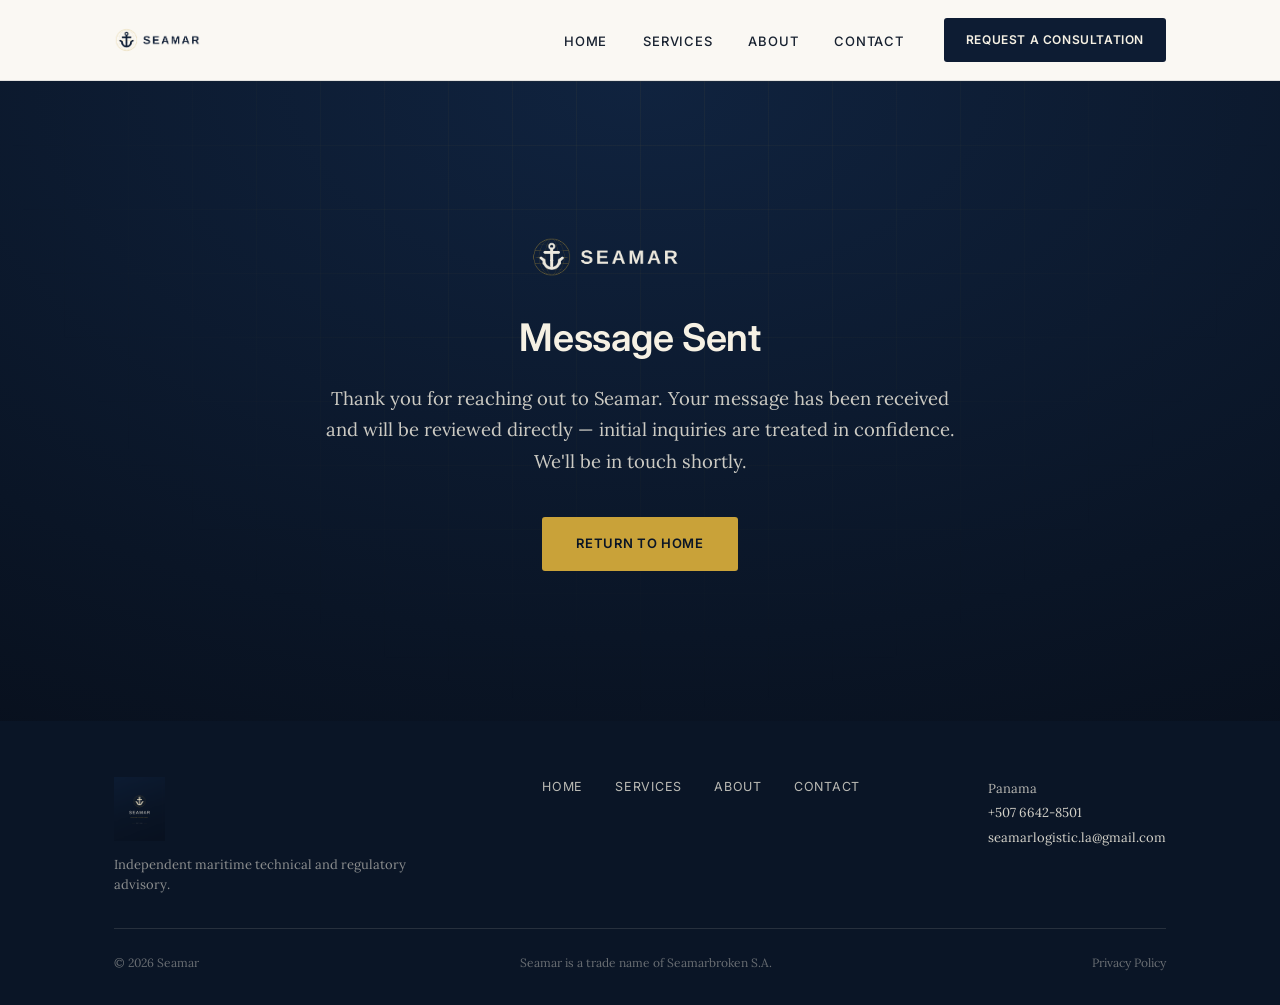
<file: thank-you.html>
<!DOCTYPE html>
<html lang="en">
<head>
<meta charset="UTF-8">
<meta name="viewport" content="width=device-width, initial-scale=1.0">
<title>Message Sent — Seamar Maritime Advisory</title>
<meta name="description" content="Your message has been sent to Seamar.">
<meta name="robots" content="noindex">
<link rel="icon" href="favicon.png">
<link rel="preconnect" href="https://fonts.googleapis.com">
<link rel="preconnect" href="https://fonts.gstatic.com" crossorigin>
<link href="https://fonts.googleapis.com/css2?family=Inter:wght@500;600;700&family=Lora:ital,wght@0,400;0,500;1,400&display=swap" rel="stylesheet">
<link rel="stylesheet" href="style.css">
</head>
<body>

<header class="site-header">
  <div class="container site-header__inner">
    <a href="index.html" class="brand" aria-label="Seamar — Home">
      <img src="logo-navy.png" alt="Seamar">
    </a>
    <nav class="nav" aria-label="Primary">
      <ul class="nav__links">
        <li><a href="index.html" data-nav="index.html">Home</a></li>
        <li><a href="services.html" data-nav="services.html">Services</a></li>
        <li><a href="about.html" data-nav="about.html">About</a></li>
        <li><a href="contact.html" data-nav="contact.html">Contact</a></li>
      </ul>
      <a href="contact.html" class="nav__cta">Request a Consultation</a>
      <button class="nav__toggle" aria-label="Toggle menu" aria-expanded="false">
        <span></span>
      </button>
    </nav>
  </div>
  <div class="nav-drawer">
    <div class="nav-drawer__links">
      <a href="index.html" data-nav="index.html">Home</a>
      <a href="services.html" data-nav="services.html">Services</a>
      <a href="about.html" data-nav="about.html">About</a>
      <a href="contact.html" data-nav="contact.html">Contact</a>
    </div>
    <a href="contact.html" class="btn btn-dark">Request a Consultation</a>
  </div>
</header>

<main>

  <!-- Confirmation -->
  <section class="hero" style="padding-top:clamp(90px,14vw,150px); padding-bottom:clamp(90px,14vw,150px);">
    <div class="hero__content">
      <img class="hero__mark" src="logo-ivory.png" alt="">
      <h1 style="font-size:clamp(26px,3.6vw,38px);">Message Sent</h1>
      <p class="hero__sub">Thank you for reaching out to Seamar. Your message has been received and will be reviewed directly — initial inquiries are treated in confidence. We'll be in touch shortly.</p>
      <a href="index.html" class="btn btn-gold">Return to Home</a>
    </div>
  </section>

</main>

<footer class="site-footer">
  <div class="container">
    <div class="site-footer__top">
      <div class="site-footer__brand">
        <img src="logo-badge.png" alt="Seamar" style="height:64px;width:auto;">
        <p>Independent maritime technical and regulatory advisory.</p>
      </div>
      <nav class="site-footer__nav" aria-label="Footer">
        <a href="index.html">Home</a>
        <a href="services.html">Services</a>
        <a href="about.html">About</a>
        <a href="contact.html">Contact</a>
      </nav>
      <div class="site-footer__contact">
        <p>Panama<br>
        <a href="tel:+5076642-8501">+507 6642-8501</a><br>
        <a href="mailto:seamarlogistic.la@gmail.com">seamarlogistic.la@gmail.com</a></p>
      </div>
    </div>
    <div class="site-footer__bottom">
      <span>© <span id="year"></span> Seamar</span>
      <span>Seamar is a trade name of Seamarbroken S.A.</span>
      <span><a href="privacy-policy.html">Privacy Policy</a></span>
    </div>
  </div>
</footer>

<script>document.getElementById('year').textContent = new Date().getFullYear();</script>
<script src="main.js"></script>
</body>
</html>
</file>
<file: style.css>
/* =========================================================
   Seamar — Design System
   Independent Maritime Advisory — Luis Bernal González
   ========================================================= */

/* ---------- Design tokens ---------- */
:root {
  /* Brand palette */
  --ink-navy: #0a1526;
  --deep-navy: #0d1c33;
  --deep-navy-2: #10233f;
  --brass: #c9a239;
  --brass-light: #ddbf6b;
  --ivory: #f2e6c8;
  --warm-white: #f6f1e4;
  --off-white: #faf8f3;
  --ink: #17212f;
  --ink-soft: #4a5568;
  --border-soft: rgba(13, 28, 51, 0.1);

  /* Type */
  --font-head: 'Inter', -apple-system, BlinkMacSystemFont, 'Segoe UI', sans-serif;
  --font-body: 'Lora', Georgia, 'Times New Roman', serif;

  /* Rhythm */
  --gutter: clamp(20px, 5vw, 96px);
  --section-pad: clamp(64px, 10vw, 128px);
  --radius: 3px;
  --max-width: 1180px;

  /* Motion */
  --ease: cubic-bezier(0.22, 1, 0.36, 1);
}

/* ---------- Reset ---------- */
*, *::before, *::after { box-sizing: border-box; }
html { scroll-behavior: smooth; overflow-x: hidden; }
body {
  margin: 0;
  font-family: var(--font-body);
  color: var(--ink);
  background: var(--off-white);
  -webkit-font-smoothing: antialiased;
  -moz-osx-font-smoothing: grayscale;
  line-height: 1.65;
  overflow-x: hidden; /* the off-canvas mobile nav-drawer sits one viewport-width
                          to the right (translateX(100%)); this keeps that from
                          creating reachable horizontal scroll/overflow at any size */
}
img { max-width: 100%; display: block; }
a { color: inherit; text-decoration: none; }
ul { margin: 0; padding: 0; list-style: none; }
h1, h2, h3, h4 { font-family: var(--font-head); margin: 0; font-weight: 600; }
p { margin: 0; }
button { font-family: inherit; cursor: pointer; }

.container {
  max-width: var(--max-width);
  margin: 0 auto;
  padding-left: var(--gutter);
  padding-right: var(--gutter);
}

.visually-hidden {
  position: absolute; width: 1px; height: 1px;
  margin: -1px; overflow: hidden; clip: rect(0,0,0,0); white-space: nowrap; border: 0;
}

/* ---------- Kicker / eyebrow labels ---------- */
.kicker {
  font-family: var(--font-head);
  font-size: 12px;
  letter-spacing: 0.28em;
  text-transform: uppercase;
  color: var(--brass);
  font-weight: 600;
  margin: 0 0 18px;
  display: block;
}

/* ---------- Header / Nav ---------- */
.site-header {
  position: sticky;
  top: 0;
  z-index: 100;
  background: rgba(250, 248, 243, 0.92);
  backdrop-filter: saturate(160%) blur(10px);
  border-bottom: 1px solid var(--border-soft);
}
.site-header__inner {
  display: flex;
  align-items: center;
  justify-content: space-between;
  padding-top: 18px;
  padding-bottom: 18px;
}
.brand { display: flex; align-items: center; }
.brand img { height: 30px; width: auto; }

.nav {
  display: flex;
  align-items: center;
  gap: 40px;
}
.nav__links {
  display: flex;
  gap: 36px;
}
.nav__links a {
  font-family: var(--font-head);
  font-size: 13px;
  font-weight: 500;
  letter-spacing: 0.06em;
  text-transform: uppercase;
  color: var(--ink);
  position: relative;
  padding: 4px 0;
  transition: color 0.2s var(--ease);
}
.nav__links a::after {
  content: '';
  position: absolute;
  left: 0; right: 100%;
  bottom: 0;
  height: 1px;
  background: var(--brass);
  transition: right 0.28s var(--ease);
}
.nav__links a:hover { color: var(--deep-navy); }
.nav__links a:hover::after,
.nav__links a[aria-current="page"]::after { right: 0; }
.nav__links a[aria-current="page"] { color: var(--deep-navy); }

.nav__cta {
  font-family: var(--font-head);
  font-size: 12px;
  font-weight: 600;
  letter-spacing: 0.05em;
  text-transform: uppercase;
  color: var(--warm-white);
  background: var(--deep-navy);
  padding: 12px 22px;
  border-radius: var(--radius);
  transition: background 0.2s var(--ease);
  white-space: nowrap;
}
.nav__cta:hover { background: var(--ink-navy); }

.nav__toggle {
  display: none;
  background: none;
  border: none;
  padding: 8px;
  width: 40px; height: 40px;
  position: relative;
}
.nav__toggle span,
.nav__toggle span::before,
.nav__toggle span::after {
  content: '';
  position: absolute;
  left: 8px; right: 8px;
  height: 2px;
  background: var(--deep-navy);
  transition: transform 0.25s var(--ease), opacity 0.2s var(--ease), top 0.25s var(--ease);
}
.nav__toggle span { top: 19px; }
.nav__toggle span::before { top: -7px; }
.nav__toggle span::after { top: 7px; }
.nav__toggle[aria-expanded="true"] span { background: transparent; }
.nav__toggle[aria-expanded="true"] span::before { top: 0; transform: rotate(45deg); }
.nav__toggle[aria-expanded="true"] span::after { top: 0; transform: rotate(-45deg); }

/* Mobile nav drawer — always kept off-canvas; only reachable via .nav__toggle,
   which itself only shows below the 720px breakpoint. Positioned here (not
   inside the media query) so it can never render inline in the page flow
   at any viewport width. */
.nav-drawer {
  position: fixed;
  inset: 0;
  top: 66px;
  background: var(--off-white);
  transform: translateX(100%);
  transition: transform 0.32s var(--ease);
  z-index: 90;
  padding: 32px var(--gutter);
  overflow-y: auto;
}
.nav-drawer.is-open { transform: translateX(0); }

/* ---------- Buttons ---------- */
.btn {
  display: inline-block;
  font-family: var(--font-head);
  font-weight: 600;
  font-size: 13px;
  letter-spacing: 0.05em;
  text-transform: uppercase;
  padding: 16px 34px;
  border-radius: var(--radius);
  transition: transform 0.2s var(--ease), background 0.2s var(--ease), border-color 0.2s var(--ease), color 0.2s var(--ease);
}
.btn-gold {
  background: var(--brass);
  color: var(--ink-navy);
}
.btn-gold:hover { background: var(--brass-light); transform: translateY(-1px); }
.btn-outline {
  background: transparent;
  color: var(--warm-white);
  border: 1px solid rgba(246, 241, 228, 0.45);
}
.btn-outline:hover { border-color: var(--brass); color: var(--brass-light); }
.btn-dark {
  background: var(--deep-navy);
  color: var(--warm-white);
}
.btn-dark:hover { background: var(--ink-navy); }

/* ---------- Hero ---------- */
.hero {
  position: relative;
  background:
    radial-gradient(120% 140% at 50% 0%, var(--deep-navy-2) 0%, var(--ink-navy) 62%, #070d18 100%);
  color: var(--warm-white);
  text-align: center;
  padding: clamp(90px, 14vw, 168px) var(--gutter) clamp(80px, 12vw, 140px);
  overflow: hidden;
}
.hero::before {
  content: '';
  position: absolute; inset: 0;
  background-image:
    linear-gradient(rgba(201,162,57,0.06) 1px, transparent 1px),
    linear-gradient(90deg, rgba(201,162,57,0.06) 1px, transparent 1px);
  background-size: 64px 64px;
  mask-image: radial-gradient(ellipse at 50% 0%, black 0%, transparent 72%);
  pointer-events: none;
}
.hero__content { position: relative; max-width: 820px; margin: 0 auto; }
.hero__mark { height: 52px; width: auto; margin: 0 auto 32px; opacity: 0.96; }
.hero h1 {
  font-size: clamp(30px, 4.6vw, 52px);
  line-height: 1.16;
  letter-spacing: -0.01em;
  margin-bottom: 24px;
}
.hero__sub {
  font-family: var(--font-body);
  font-size: clamp(16px, 1.6vw, 18.5px);
  line-height: 1.7;
  color: rgba(246, 241, 228, 0.82);
  max-width: 640px;
  margin: 0 auto 40px;
}

/* ---------- Section rhythm ---------- */
.section { padding: var(--section-pad) 0; }
.section--navy { background: var(--deep-navy); color: var(--warm-white); }
.section--ink { background: var(--ink-navy); color: var(--warm-white); }
.section--off { background: var(--off-white); }
.section--band {
  padding: 40px 0;
  text-align: center;
  border-top: 1px solid var(--border-soft);
  border-bottom: 1px solid var(--border-soft);
}
.section--band p {
  font-family: var(--font-head);
  font-size: 15px;
  letter-spacing: 0.02em;
  color: var(--ink-soft);
}
.section--band strong { color: var(--ink); font-weight: 600; }

.section__head { max-width: 640px; margin: 0 auto 48px; text-align: center; }
.section__head h2 {
  font-size: clamp(24px, 3vw, 32px);
  line-height: 1.25;
  color: inherit;
}
.section--off .section__head h2,
.section--off .section__lead { color: var(--deep-navy); }
.section__lead {
  font-family: var(--font-body);
  font-size: 17px;
  line-height: 1.7;
  margin-top: 14px;
  color: var(--ink-soft);
}

/* ---------- Who we advise ---------- */
.advise__lead {
  max-width: 620px;
  margin: 0 auto 36px;
  text-align: center;
  font-size: 17px;
  color: var(--ink-soft);
}
.advise__list {
  display: flex;
  flex-wrap: wrap;
  justify-content: center;
  gap: 14px 10px;
  max-width: 880px;
  margin: 0 auto;
}
.advise__list li {
  font-family: var(--font-head);
  font-size: 13px;
  letter-spacing: 0.02em;
  color: var(--deep-navy);
  background: #fff;
  border: 1px solid var(--border-soft);
  padding: 10px 18px;
  border-radius: 999px;
}

/* ---------- Advisory grid ---------- */
.grid-4 {
  display: grid;
  grid-template-columns: repeat(4, 1fr);
  gap: 1px;
  background: var(--border-soft);
  border: 1px solid var(--border-soft);
}
.grid-4__card {
  background: #fff;
  padding: 34px 28px;
  transition: background 0.25s var(--ease);
}
.grid-4__card:hover { background: var(--off-white); }
.grid-4__num {
  font-family: var(--font-head);
  font-size: 12px;
  letter-spacing: 0.14em;
  color: var(--brass);
  font-weight: 700;
  margin-bottom: 18px;
  display: block;
}
.grid-4__card h3 {
  font-size: 16.5px;
  line-height: 1.35;
  color: var(--deep-navy);
  margin-bottom: 12px;
}
.grid-4__card p {
  font-size: 14.5px;
  line-height: 1.62;
  color: var(--ink-soft);
}

/* ---------- Why Seamar ---------- */
.why {
  max-width: 760px;
  margin: 0 auto;
  text-align: center;
}
.why__quote {
  font-family: var(--font-body);
  font-style: italic;
  font-size: clamp(19px, 2.4vw, 24px);
  line-height: 1.6;
  color: var(--warm-white);
}
.why__points {
  margin-top: 44px;
  display: grid;
  grid-template-columns: 1fr 1fr;
  gap: 28px;
  text-align: left;
}
.why__points li strong {
  display: block;
  font-family: var(--font-head);
  font-size: 14px;
  color: var(--brass-light);
  margin-bottom: 6px;
  letter-spacing: 0.01em;
}
.why__points li p { font-size: 14.5px; color: rgba(246,241,228,0.78); line-height: 1.6; }

/* ---------- Capabilities strip ---------- */
.capstrip {
  text-align: center;
}
.capstrip p {
  font-family: var(--font-head);
  font-size: 12.5px;
  letter-spacing: 0.05em;
  color: var(--ink-soft);
  line-height: 2.4;
}
.capstrip .kicker { display: block; margin-bottom: 16px; }

/* ---------- Closing CTA ---------- */
.closing { text-align: center; max-width: 560px; margin: 0 auto; }
.closing p { font-size: 16px; line-height: 1.7; color: rgba(246,241,228,0.82); }
.closing p + p { margin-top: 10px; }
.closing .btn { margin-top: 32px; }

/* ---------- Footer ---------- */
.site-footer {
  background: var(--ink-navy);
  color: rgba(246,241,228,0.72);
  padding: 56px 0 32px;
}
.site-footer__top {
  display: flex;
  justify-content: space-between;
  align-items: flex-start;
  flex-wrap: wrap;
  gap: 32px;
  padding-bottom: 32px;
  border-bottom: 1px solid rgba(246,241,228,0.12);
}
.site-footer__brand img { height: 26px; margin-bottom: 14px; }
.site-footer__brand p { font-size: 13px; max-width: 300px; line-height: 1.6; color: rgba(246,241,228,0.55); }
.site-footer__nav { display: flex; gap: 32px; flex-wrap: wrap; }
.site-footer__nav a {
  font-family: var(--font-head);
  font-size: 12.5px;
  letter-spacing: 0.06em;
  text-transform: uppercase;
  color: rgba(246,241,228,0.75);
  transition: color 0.2s var(--ease);
}
.site-footer__nav a:hover { color: var(--brass-light); }
.site-footer__contact { font-size: 13px; line-height: 1.9; }
.site-footer__contact a { color: rgba(246,241,228,0.85); }
.site-footer__contact a:hover { color: var(--brass-light); }
.site-footer__bottom {
  padding-top: 24px;
  display: flex;
  justify-content: space-between;
  flex-wrap: wrap;
  gap: 10px;
  font-size: 12px;
  color: rgba(246,241,228,0.4);
}

/* ---------- Page hero (interior pages) ---------- */
.page-hero {
  background: var(--deep-navy);
  color: var(--warm-white);
  padding: clamp(64px, 9vw, 108px) 0 clamp(48px, 7vw, 76px);
  text-align: center;
}
.page-hero h1 { font-size: clamp(28px, 4vw, 42px); }
.page-hero p {
  margin-top: 16px;
  font-family: var(--font-body);
  color: rgba(246,241,228,0.78);
  max-width: 560px;
  margin-left: auto; margin-right: auto;
  font-size: 16px;
  line-height: 1.7;
}

/* ---------- Services page ---------- */
.service-block {
  padding: 44px 0;
  border-bottom: 1px solid var(--border-soft);
  display: grid;
  grid-template-columns: 260px 1fr;
  gap: 40px;
}
.service-block:first-of-type { padding-top: 0; }
.service-block:last-of-type { border-bottom: none; }
.service-block__label {
  font-family: var(--font-head);
  font-size: 12px;
  letter-spacing: 0.14em;
  text-transform: uppercase;
  color: var(--brass);
  font-weight: 700;
}
.service-block h3 {
  font-size: 21px;
  color: var(--deep-navy);
  margin-top: 8px;
  line-height: 1.3;
}
.service-block p {
  font-size: 15.5px;
  line-height: 1.75;
  color: var(--ink-soft);
  margin-top: 14px;
}

.caplist {
  display: grid;
  grid-template-columns: 1fr 1fr;
  gap: 20px 40px;
}
.caplist li strong {
  display: block;
  font-family: var(--font-head);
  font-size: 14.5px;
  color: var(--deep-navy);
  margin-bottom: 6px;
}
.caplist li p { font-size: 13.8px; line-height: 1.6; color: var(--ink-soft); }

/* ---------- About page ---------- */
.about-layout {
  display: grid;
  grid-template-columns: 300px 1fr;
  gap: 64px;
  align-items: start;
}
.about-portrait { position: sticky; top: 110px; }
.about-portrait img {
  border-radius: var(--radius);
  box-shadow: 0 24px 50px -20px rgba(13,28,51,0.35);
}
.about-copy p {
  font-size: 16.5px;
  line-height: 1.85;
  color: var(--ink);
  margin-bottom: 22px;
}
.about-copy p:first-of-type::first-letter {
  font-family: var(--font-head);
  font-size: 54px;
  font-weight: 600;
  float: left;
  line-height: 0.85;
  padding: 6px 10px 0 0;
  color: var(--deep-navy);
}

/* ---------- Contact page ---------- */
.contact-layout {
  display: grid;
  grid-template-columns: 0.9fr 1.1fr;
  gap: 64px;
}
.contact-info p { font-size: 15.5px; line-height: 1.8; color: var(--ink-soft); }
.contact-info p + p { margin-top: 16px; }
.contact-info a { color: var(--deep-navy); font-weight: 600; border-bottom: 1px solid var(--brass); }
.contact-note {
  margin-top: 32px;
  padding: 18px 20px;
  background: #fff;
  border-left: 3px solid var(--brass);
  font-size: 13.5px;
  color: var(--ink-soft);
  line-height: 1.6;
}

.form { display: grid; gap: 20px; }
.form-row { display: grid; gap: 8px; }
.form-row label {
  font-family: var(--font-head);
  font-size: 12px;
  letter-spacing: 0.07em;
  text-transform: uppercase;
  color: var(--ink-soft);
}
.form-row input,
.form-row textarea {
  font-family: var(--font-body);
  font-size: 15px;
  padding: 13px 16px;
  border: 1px solid var(--border-soft);
  border-radius: var(--radius);
  background: #fff;
  color: var(--ink);
  resize: vertical;
}
.form-row input:focus,
.form-row textarea:focus {
  outline: none;
  border-color: var(--brass);
  box-shadow: 0 0 0 3px rgba(201,162,57,0.15);
}
.form-note { font-size: 12.5px; color: var(--ink-soft); margin-top: -4px; }

/* ---------- Reveal-on-scroll ---------- */
.reveal { opacity: 0; transform: translateY(18px); transition: opacity 0.7s var(--ease), transform 0.7s var(--ease); }
.reveal.is-visible { opacity: 1; transform: none; }

/* ---------- Responsive ---------- */
@media (max-width: 900px) {
  .grid-4 { grid-template-columns: 1fr 1fr; }
  .why__points { grid-template-columns: 1fr; }
  .about-layout { grid-template-columns: 1fr; }
  .about-portrait { position: static; max-width: 280px; margin: 0 auto; }
  .contact-layout { grid-template-columns: 1fr; }
  .service-block { grid-template-columns: 1fr; gap: 10px; }
}

@media (max-width: 720px) {
  .nav__links, .nav__cta { display: none; }
  .nav__toggle { display: block; }
  .nav { gap: 0; }

  .nav-drawer__links { display: grid; gap: 4px; }
  .nav-drawer__links a {
    font-family: var(--font-head);
    font-size: 20px;
    font-weight: 600;
    color: var(--deep-navy);
    padding: 16px 0;
    border-bottom: 1px solid var(--border-soft);
  }
  .nav-drawer .btn { margin-top: 28px; width: 100%; text-align: center; }

  .grid-4 { grid-template-columns: 1fr; }
  .advise__list { gap: 10px 8px; }
  .caplist { grid-template-columns: 1fr; }
  .site-footer__top { flex-direction: column; }
  .site-footer__bottom { flex-direction: column; }
}
</file>
